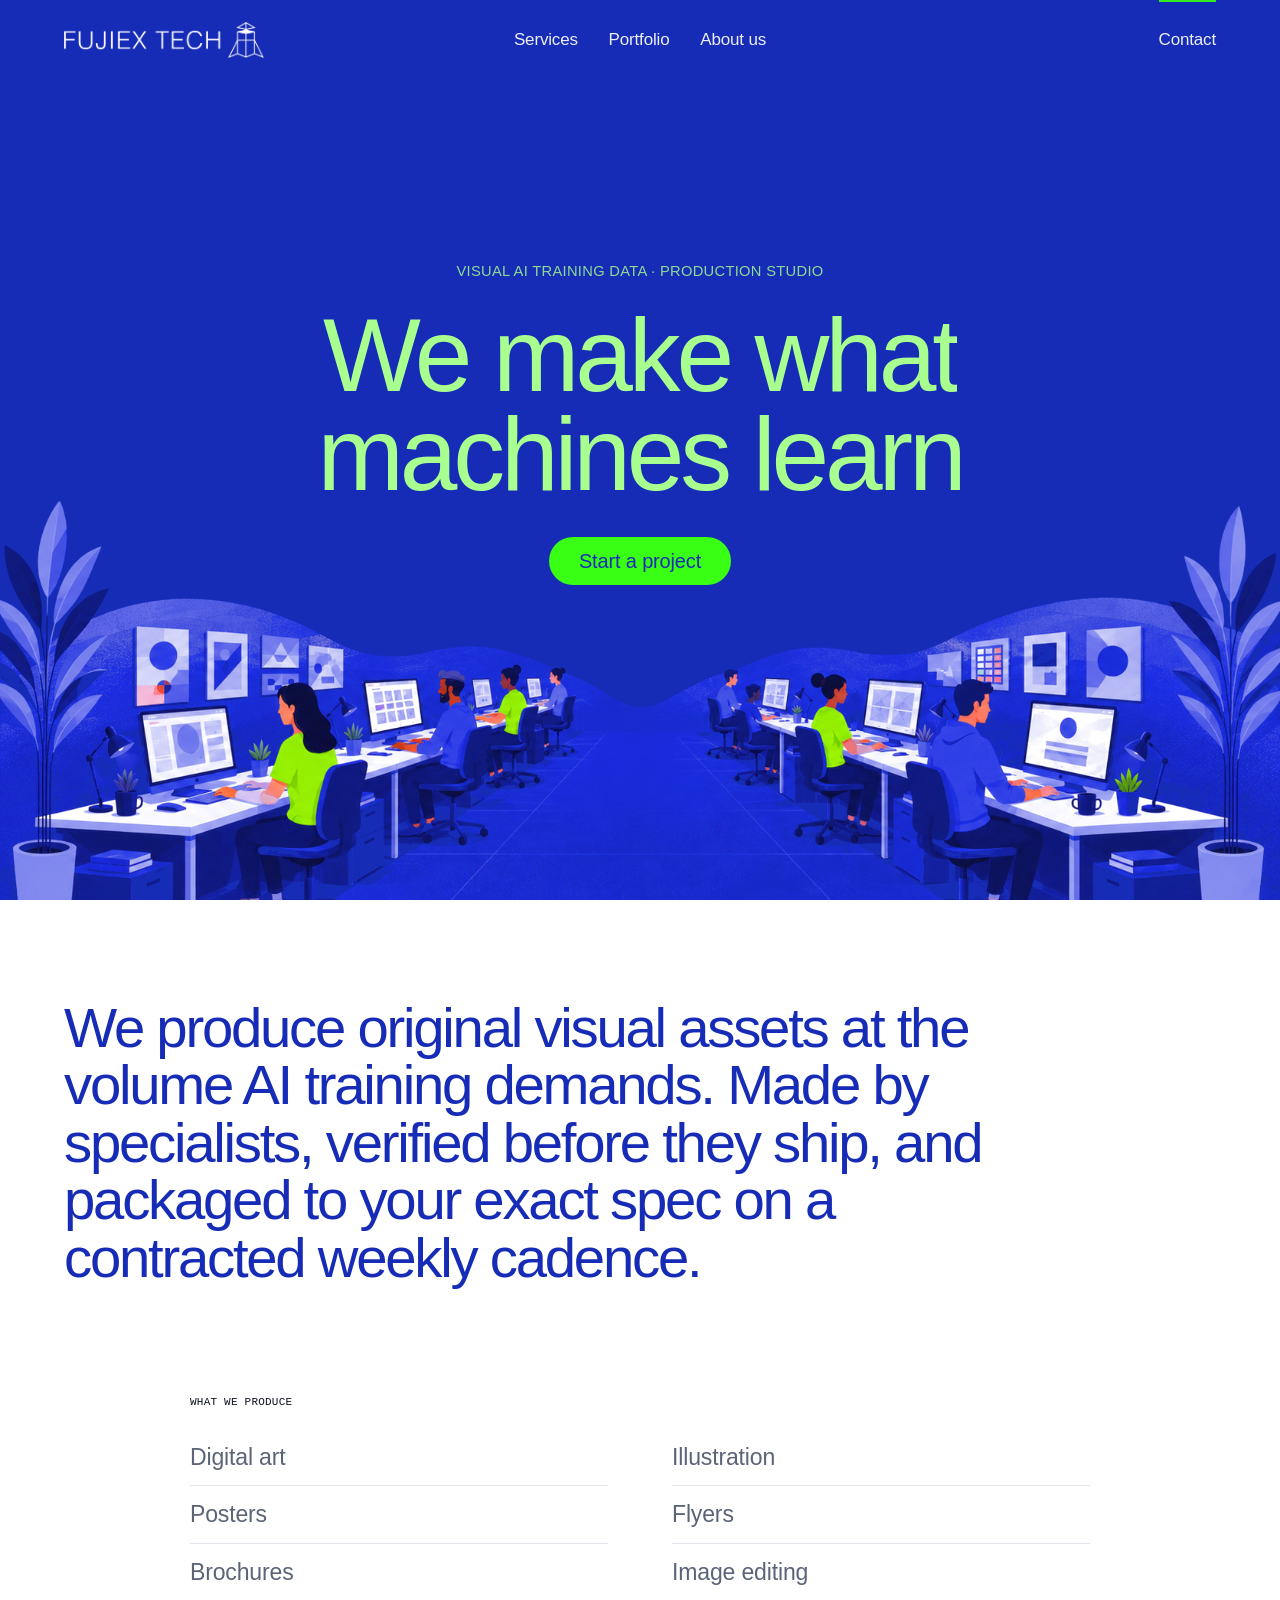
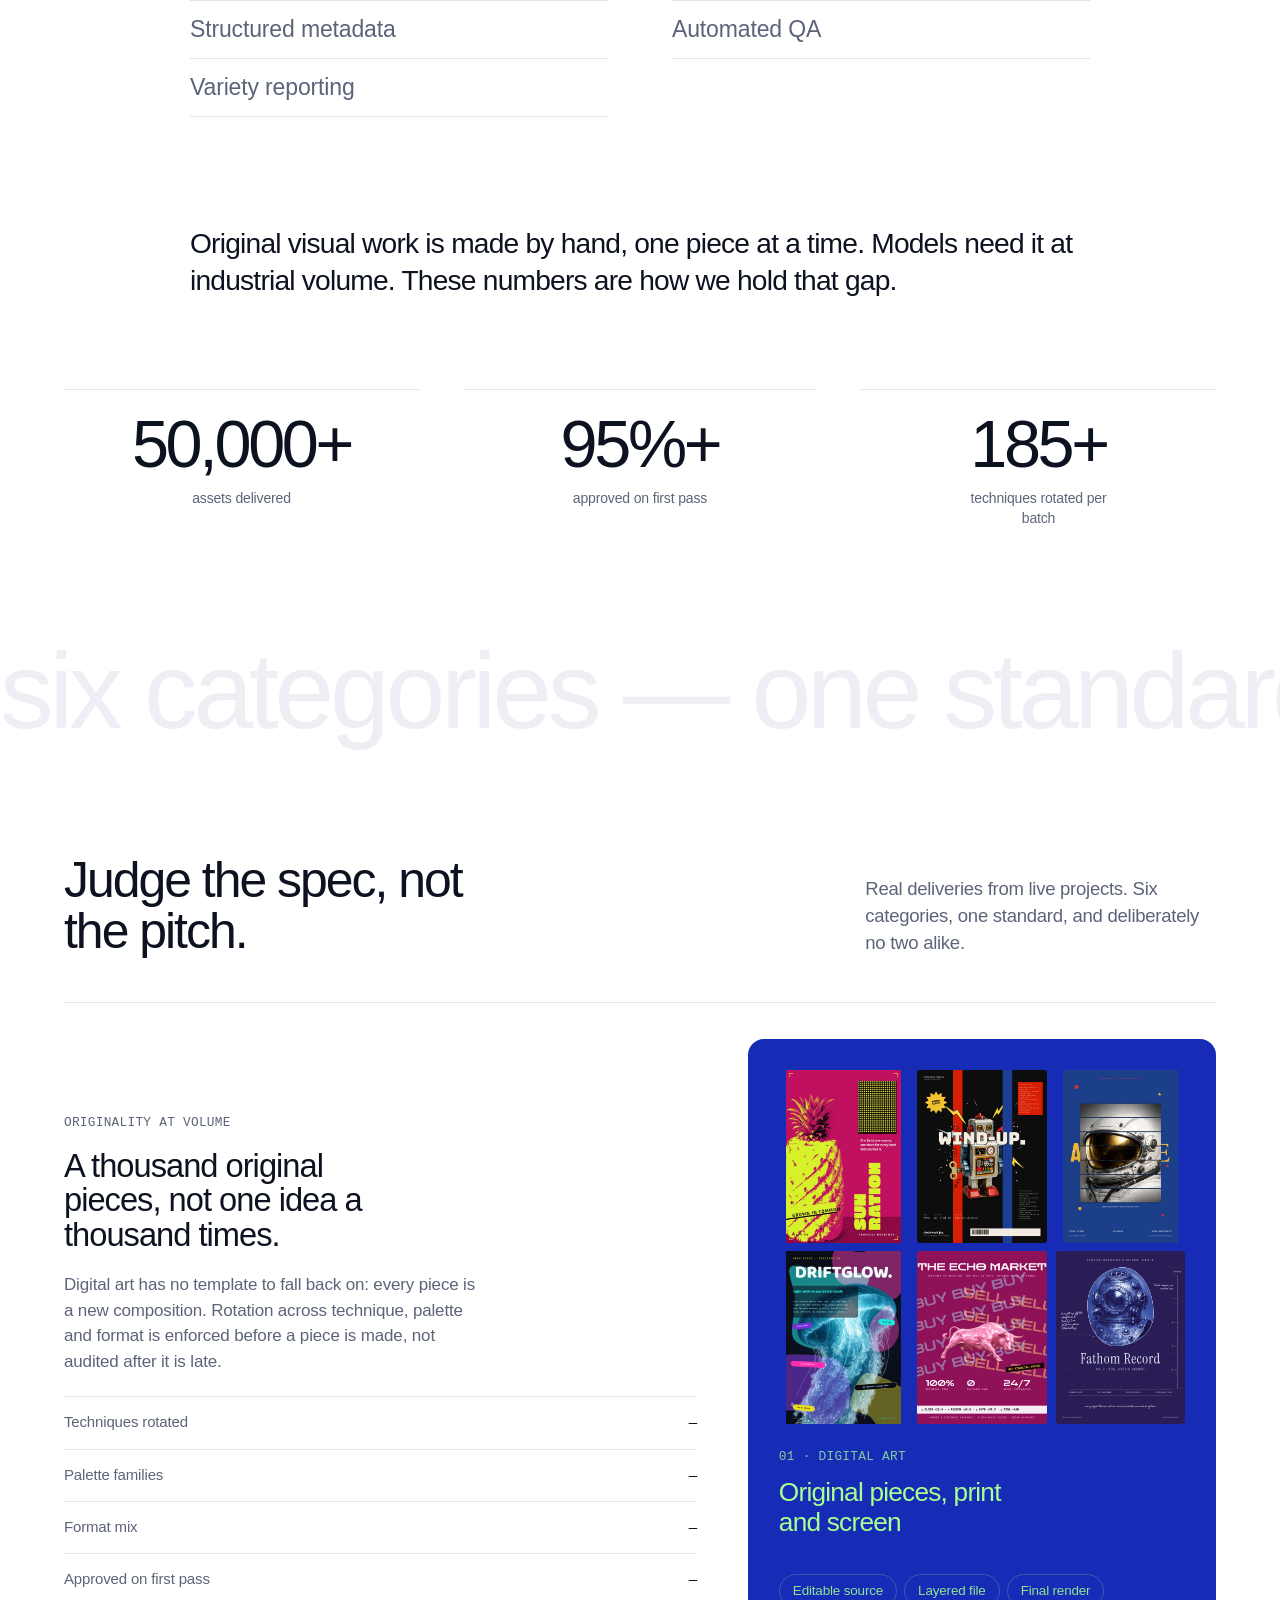
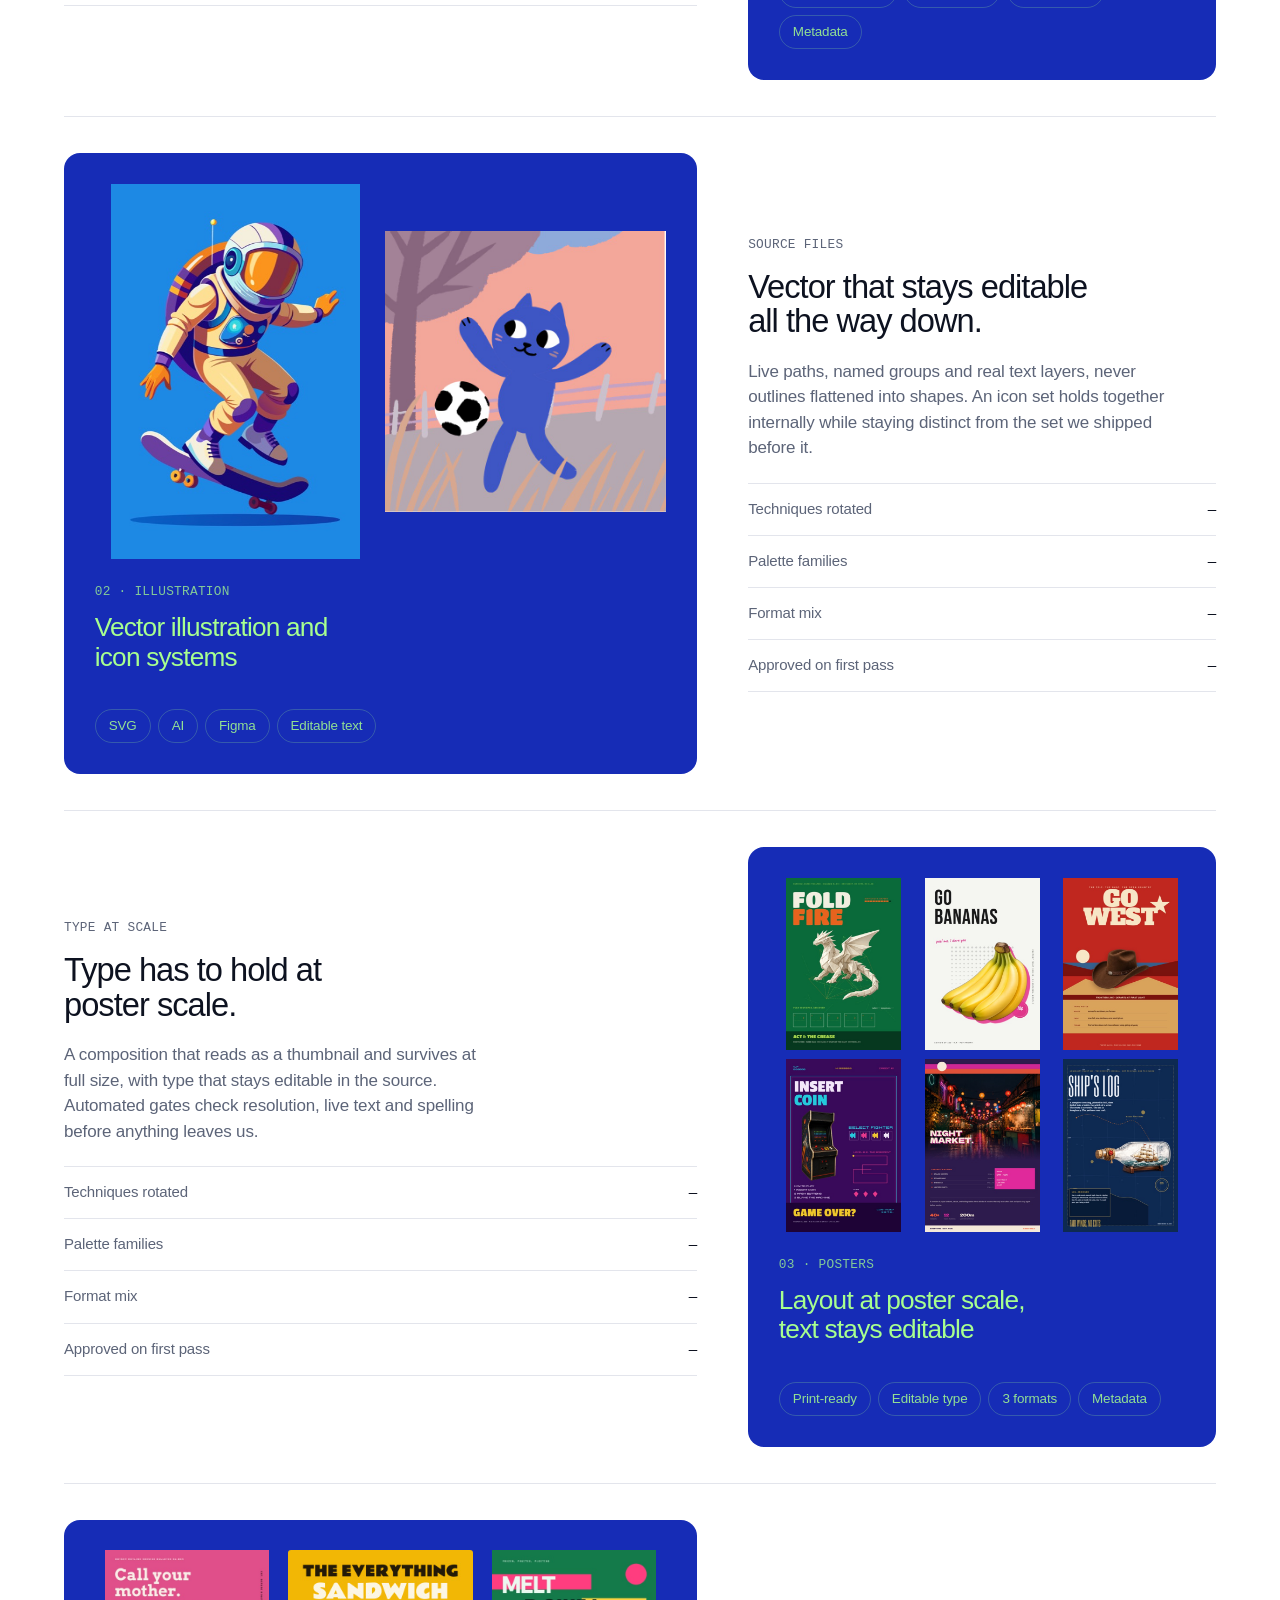
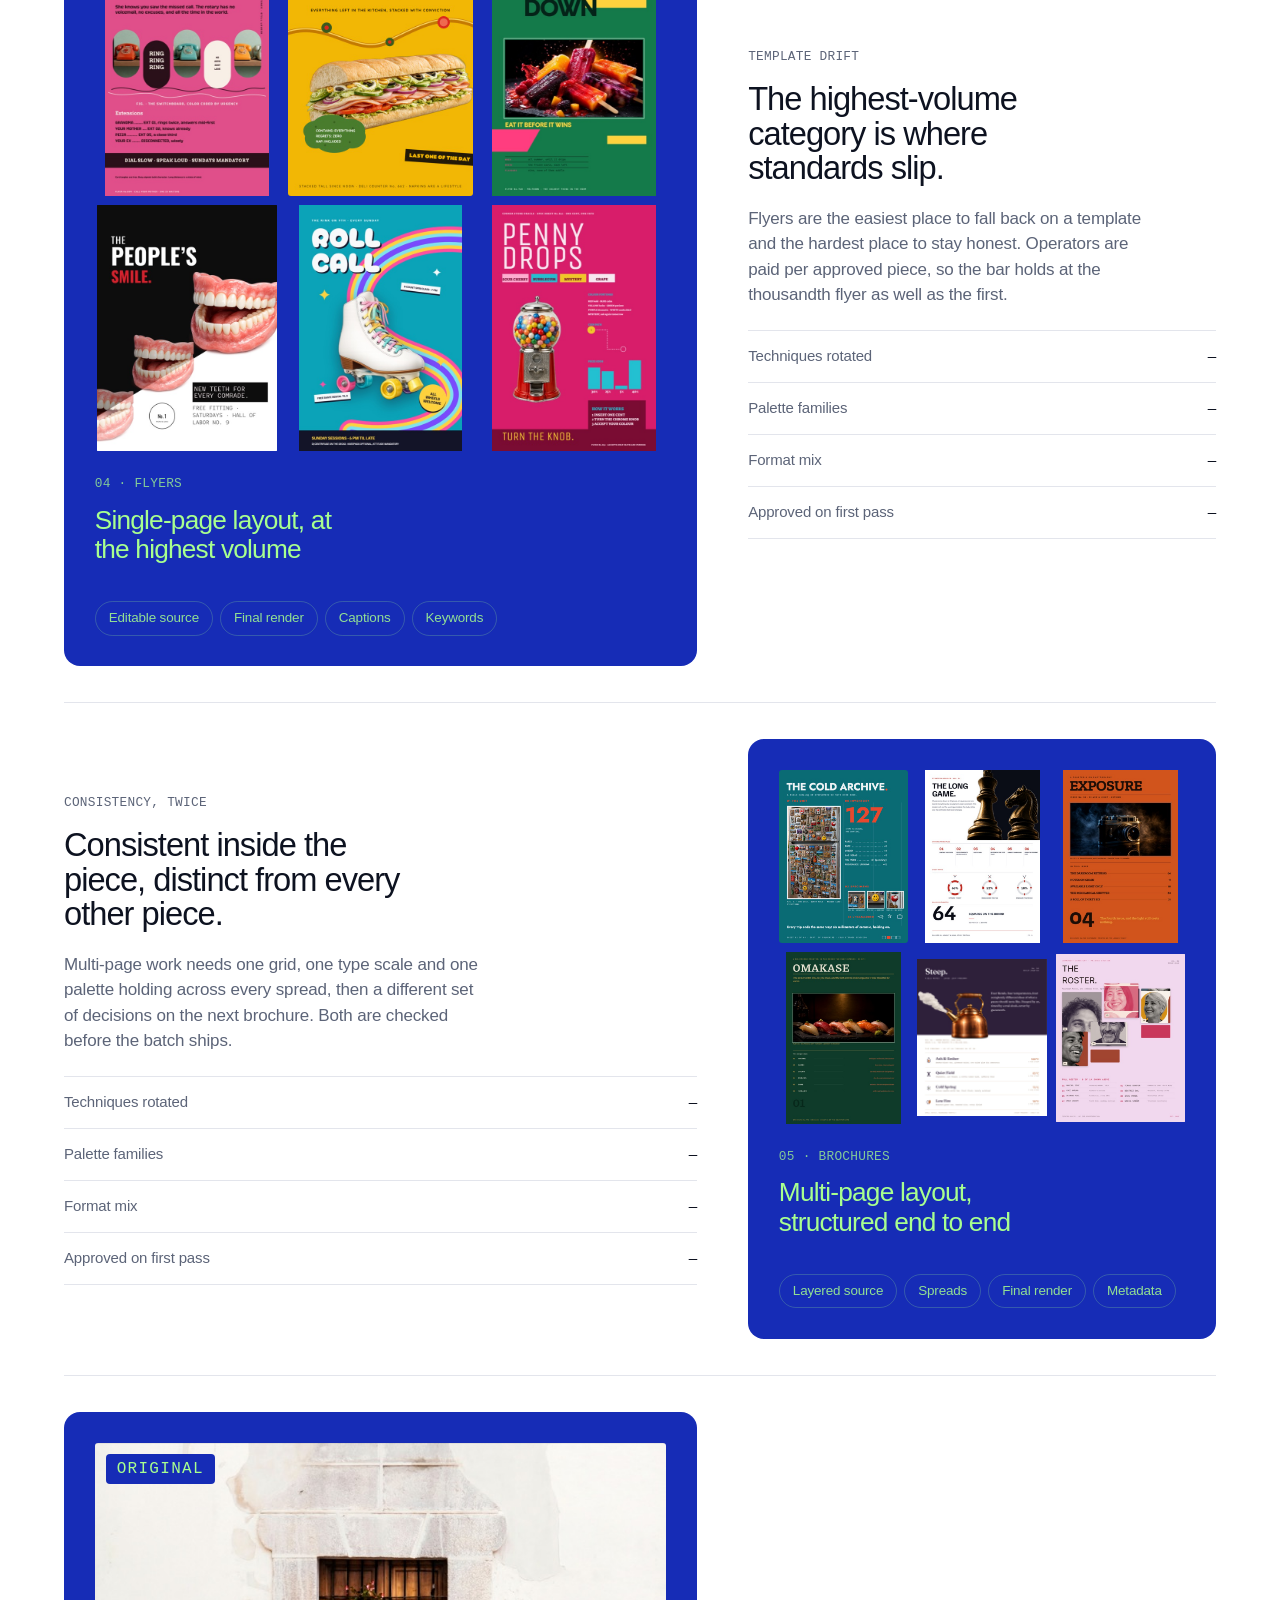
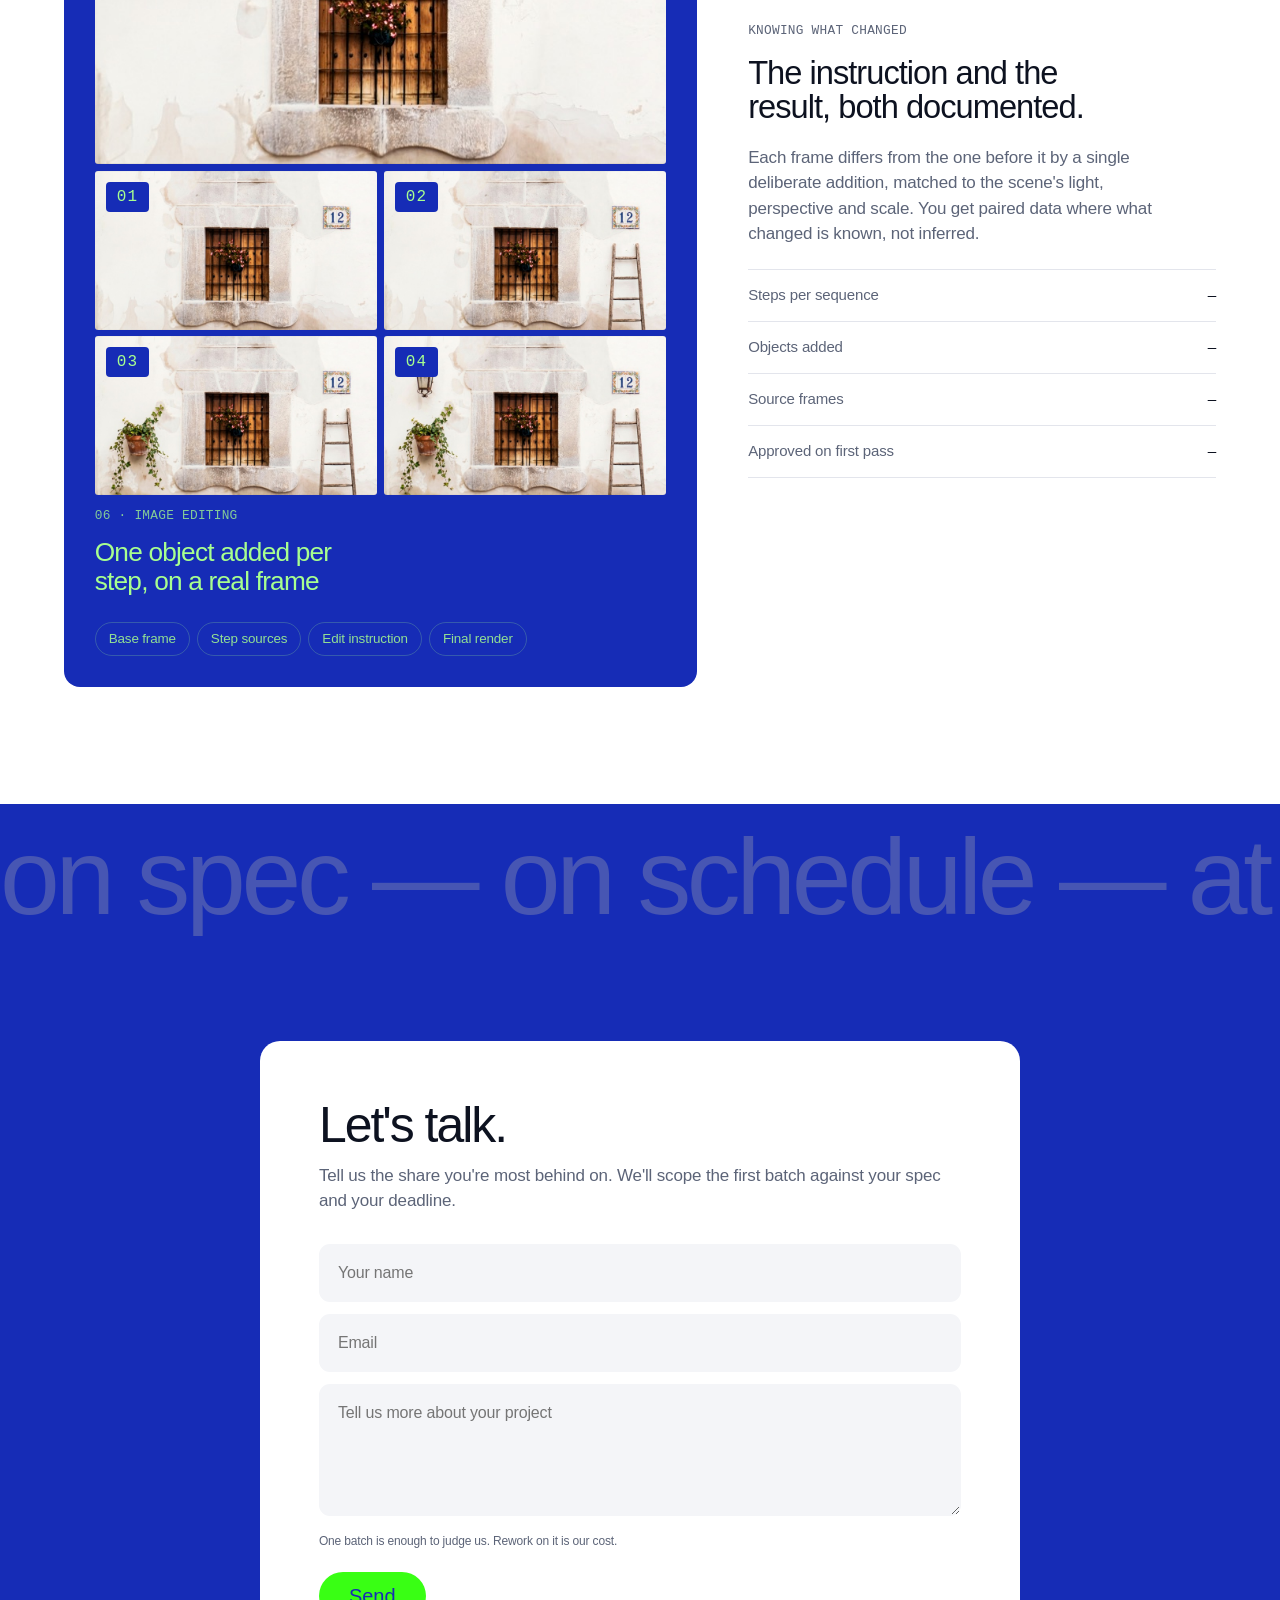
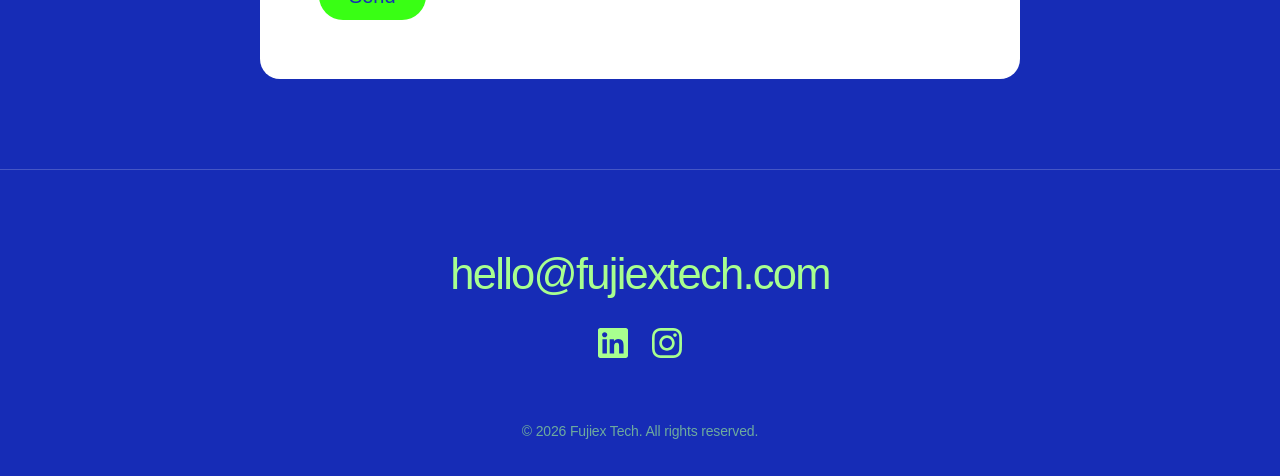
<file: index.html>
<!DOCTYPE html><html lang="en"><head>
<meta charset="UTF-8"><meta name="viewport" content="width=device-width,initial-scale=1">
<title>Fujiex · Production capacity for visual AI training data</title>
<meta name="description" content="Original visual assets produced at the volume AI training demands. Verified before they ship and packaged to your exact spec.">
<meta name="theme-color" content="#162CB6">
<!-- cartão de link: sem estas tags o preview vem só com título e domínio -->
<meta property="og:type" content="website">
<meta property="og:url" content="https://fujiextech.com/">
<meta property="og:title" content="Fujiex · Production capacity for visual AI training data">
<meta property="og:description" content="Original visual assets produced at the volume AI training demands. Verified before they ship and packaged to your exact spec.">
<meta property="og:image" content="https://fujiextech.com/img/og-card.jpg">
<meta property="og:image:width" content="1200">
<meta property="og:image:height" content="630">
<meta property="og:site_name" content="Fujiex">
<meta name="twitter:card" content="summary_large_image">
<!-- data URI: favicon de arquivo local (file://) não é exibido pelo Safari.
     embutido, funciona local e publicado. os arquivos abaixo servem de fallback. -->
<link rel="icon" type="image/png" sizes="32x32" href="[data-uri]">
<link rel="icon" type="image/png" sizes="512x512" href="img/favicon-512.png">
<link rel="apple-touch-icon" sizes="180x180" href="img/favicon-180.png">
<link rel="stylesheet" href="css/site.css"></head><body>

<!-- ============================ NAV FIXA ============================ -->
<nav id="nav"><div class="c nav-in">
  <a class="brand" href="index.html" aria-label="Fujiex Tech">
    <img src="img/logo-branco.png" alt="Fujiex Tech">
  </a>
  <div class="nav-c">
    <a href="#what">Services</a>
    <a href="#work">Portfolio</a>
    <a href="about.html">About us</a>
  </div>
  <div class="nav-r"><a href="#talk">Contact</a></div>
</div></nav>

<!-- ============================ HERO ============================ -->
<header class="hero">
  

  <div class="hero-in">
    <div class="mask mask-eb"><div class="eb up">Visual AI training data · production studio</div></div>
    <h1><span class="mask"><span class="up">We make what</span></span><span class="mask"><span class="up"><em>machines learn</em></span></span></h1>
    <span class="pill-in up"><a class="pill" href="#talk">Start a project</a></span>
  </div>
</header>

<!-- ==================== POSICIONAMENTO ==================== -->
<section class="pos" id="what"><div class="c">
  <h2 class="rv">We produce original visual assets at the volume AI training demands. <em>Made by specialists, verified before they ship, and packaged to your exact spec on a contracted weekly&nbsp;cadence.</em></h2>
  <div class="caps rv">
    <div class="lbl">What we produce</div>
    <a href="#work">Digital art</a>
    <a href="#work">Illustration</a>
    <a href="#work">Posters</a>
    <a href="#work">Flyers</a>
    <a href="#work">Brochures</a>
    <a href="#work">Image editing</a>
    <a href="#work">Structured metadata</a>
    <a href="#work">Automated QA</a>
    <a href="#work">Variety reporting</a>
  </div>
</div></section>

<!-- ==================== AUTORIDADE + NÚMEROS ==================== -->
<section class="auth" id="proof"><div class="c">
  <p class="rv">Original visual work is made by hand, one piece at a time. Models need it at industrial volume. These numbers are how we&nbsp;hold&nbsp;that&nbsp;gap.</p>
  <div class="nums rv">
    <div><b data-n="50000" data-suf="+" data-sep="1">0</b><span>assets delivered</span></div>
    <div><b data-n="95" data-suf="%+">0</b><span>approved on first pass</span></div>
    <div><b data-n="185" data-suf="+">0</b><span>techniques rotated per batch</span></div>
  </div>
</div></section>

<div class="mq light" aria-hidden="true"><div class="mq-t">six categories — one standard — measured variety — six categories — one standard — measured variety — </div></div>

<!-- ==================== CATEGORIAS ==================== -->
<section class="work" id="work"><div class="c">
  <div class="work-h rv">
    <h2>Judge the spec, not the pitch.</h2>
    <p>Real deliveries from live projects. Six categories, one standard, and deliberately no two alike.</p>
  </div>

  <!-- 01 -->
  <article class="case rv">
    <div class="case-art">
      <div class="ca-grid"><img src="img/portfolio/digitalart/digitalart-1.jpg" alt="" loading="lazy"><img src="img/portfolio/digitalart/digitalart-2.jpg" alt="" loading="lazy"><img src="img/portfolio/digitalart/digitalart-3.jpg" alt="" loading="lazy"><img src="img/portfolio/digitalart/digitalart-4.jpg" alt="" loading="lazy"><img src="img/portfolio/digitalart/digitalart-5.jpg" alt="" loading="lazy"><img src="img/portfolio/digitalart/digitalart-6.jpg" alt="" loading="lazy"></div>
      <div><div class="lbl">01 · Digital art</div><h3>Original pieces, print and screen</h3></div>
      <div><div class="ships"><span>Editable source</span><span>Layered file</span><span>Final render</span><span>Metadata</span></div></div>
    </div>
    <div class="case-side">
      <div class="lbl">Originality at volume</div>
      <h3>A thousand original pieces, not one idea a thousand times.</h3>
      <p>Digital art has no template to fall back on: every piece is a new composition. Rotation across technique, palette and format is enforced before a piece is made, not audited after it is late.</p>
      <div class="meas">
        <div><span>Techniques rotated</span><b>—</b></div>
        <div><span>Palette families</span><b>—</b></div>
        <div><span>Format mix</span><b>—</b></div>
        <div><span>Approved on first pass</span><b>—</b></div>
      </div>
    </div>
  </article>

  <!-- 02 -->
  <article class="case rv">
    <div class="case-art">
      <div class="ca-grid ca-2"><img src="img/portfolio/illustration/illustration-1.jpg" alt="" loading="lazy"><img src="img/portfolio/illustration/illustration-2.jpg" alt="" loading="lazy"></div>
      <div><div class="lbl">02 · Illustration</div><h3>Vector illustration and icon systems</h3></div>
      <div><div class="ships"><span>SVG</span><span>AI</span><span>Figma</span><span>Editable text</span></div></div>
    </div>
    <div class="case-side">
      <div class="lbl">Source files</div>
      <h3>Vector that stays editable all the way down.</h3>
      <p>Live paths, named groups and real text layers, never outlines flattened into shapes. An icon set holds together internally while staying distinct from the set we shipped before it.</p>
      <div class="meas">
        <div><span>Techniques rotated</span><b>—</b></div>
        <div><span>Palette families</span><b>—</b></div>
        <div><span>Format mix</span><b>—</b></div>
        <div><span>Approved on first pass</span><b>—</b></div>
      </div>
    </div>
  </article>

  <!-- 03 -->
  <article class="case rv">
    <div class="case-art">
      <div class="ca-grid"><img src="img/portfolio/poster/poster-1.jpg" alt="" loading="lazy"><img src="img/portfolio/poster/poster-2.jpg" alt="" loading="lazy"><img src="img/portfolio/poster/poster-3.jpg" alt="" loading="lazy"><img src="img/portfolio/poster/poster-4.jpg" alt="" loading="lazy"><img src="img/portfolio/poster/poster-5.jpg" alt="" loading="lazy"><img src="img/portfolio/poster/poster-6.jpg" alt="" loading="lazy"></div>
      <div><div class="lbl">03 · Posters</div><h3>Layout at poster scale, text stays editable</h3></div>
      <div><div class="ships"><span>Print-ready</span><span>Editable type</span><span>3 formats</span><span>Metadata</span></div></div>
    </div>
    <div class="case-side">
      <div class="lbl">Type at scale</div>
      <h3>Type has to hold at poster scale.</h3>
      <p>A composition that reads as a thumbnail and survives at full size, with type that stays editable in the source. Automated gates check resolution, live text and spelling before anything leaves us.</p>
      <div class="meas">
        <div><span>Techniques rotated</span><b>—</b></div>
        <div><span>Palette families</span><b>—</b></div>
        <div><span>Format mix</span><b>—</b></div>
        <div><span>Approved on first pass</span><b>—</b></div>
      </div>
    </div>
  </article>

  <!-- 04 -->
  <article class="case rv">
    <div class="case-art">
      <div class="ca-grid"><img src="img/portfolio/flyer/flyer-1.jpg" alt="" loading="lazy"><img src="img/portfolio/flyer/flyer-2.jpg" alt="" loading="lazy"><img src="img/portfolio/flyer/flyer-3.jpg" alt="" loading="lazy"><img src="img/portfolio/flyer/flyer-4.jpg" alt="" loading="lazy"><img src="img/portfolio/flyer/flyer-5.jpg" alt="" loading="lazy"><img src="img/portfolio/flyer/flyer-6.jpg" alt="" loading="lazy"></div>
      <div><div class="lbl">04 · Flyers</div><h3>Single-page layout, at the highest volume</h3></div>
      <div><div class="ships"><span>Editable source</span><span>Final render</span><span>Captions</span><span>Keywords</span></div></div>
    </div>
    <div class="case-side">
      <div class="lbl">Template drift</div>
      <h3>The highest-volume category is where standards slip.</h3>
      <p>Flyers are the easiest place to fall back on a template and the hardest place to stay honest. Operators are paid per approved piece, so the bar holds at the thousandth flyer as well as the first.</p>
      <div class="meas">
        <div><span>Techniques rotated</span><b>—</b></div>
        <div><span>Palette families</span><b>—</b></div>
        <div><span>Format mix</span><b>—</b></div>
        <div><span>Approved on first pass</span><b>—</b></div>
      </div>
    </div>
  </article>

  <!-- 05 -->
  <article class="case rv">
    <div class="case-art">
      <div class="ca-grid"><img src="img/portfolio/brochure/brochure-1.jpg" alt="" loading="lazy"><img src="img/portfolio/brochure/brochure-2.jpg" alt="" loading="lazy"><img src="img/portfolio/brochure/brochure-3.jpg" alt="" loading="lazy"><img src="img/portfolio/brochure/brochure-4.jpg" alt="" loading="lazy"><img src="img/portfolio/brochure/brochure-5.jpg" alt="" loading="lazy"><img src="img/portfolio/brochure/brochure-6.jpg" alt="" loading="lazy"></div>
      <div><div class="lbl">05 · Brochures</div><h3>Multi-page layout, structured end to end</h3></div>
      <div><div class="ships"><span>Layered source</span><span>Spreads</span><span>Final render</span><span>Metadata</span></div></div>
    </div>
    <div class="case-side">
      <div class="lbl">Consistency, twice</div>
      <h3>Consistent inside the piece, distinct from every other piece.</h3>
      <p>Multi-page work needs one grid, one type scale and one palette holding across every spread, then a different set of decisions on the next brochure. Both are checked before the batch ships.</p>
      <div class="meas">
        <div><span>Techniques rotated</span><b>—</b></div>
        <div><span>Palette families</span><b>—</b></div>
        <div><span>Format mix</span><b>—</b></div>
        <div><span>Approved on first pass</span><b>—</b></div>
      </div>
    </div>
  </article>
  <!-- 06 -->
  <article class="case rv">
    <div class="case-art is-seq">
      <div class="ca-grid ca-seq"><figure><img src="img/portfolio/imageedit/seq-0.jpg" alt="" loading="lazy"><b>ORIGINAL</b></figure><figure><img src="img/portfolio/imageedit/seq-1.jpg" alt="" loading="lazy"><b>01</b></figure><figure><img src="img/portfolio/imageedit/seq-2.jpg" alt="" loading="lazy"><b>02</b></figure><figure><img src="img/portfolio/imageedit/seq-3.jpg" alt="" loading="lazy"><b>03</b></figure><figure><img src="img/portfolio/imageedit/seq-4.jpg" alt="" loading="lazy"><b>04</b></figure></div>
      <div><div class="lbl">06 · Image editing</div><h3>One object added per step, on a real frame</h3></div>
      <div><div class="ships"><span>Base frame</span><span>Step sources</span><span>Edit instruction</span><span>Final render</span></div></div>
    </div>
    <div class="case-side">
      <div class="lbl">Knowing what changed</div>
      <h3>The instruction and the result, both documented.</h3>
      <p>Each frame differs from the one before it by a single deliberate addition, matched to the scene's light, perspective and scale. You get paired data where what changed is known, not inferred.</p>
      <div class="meas">
        <div><span>Steps per sequence</span><b>—</b></div>
        <div><span>Objects added</span><b>—</b></div>
        <div><span>Source frames</span><b>—</b></div>
        <div><span>Approved on first pass</span><b>—</b></div>
      </div>
    </div>
  </article>

</div></section>

<div class="mq dark" aria-hidden="true"><div class="mq-t">on spec — on schedule — at scale — on spec — on schedule — at scale — </div></div>

<!-- ==================== FORM ==================== -->
<section class="talk" id="talk">
  
  <div class="c"><div class="talk-card rv">
    <h2>Let's talk.</h2>
    <p>Tell us the share you're most behind on. We'll scope the first batch against your spec and your deadline.</p>
    <form class="f" id="contact">
      <!-- assunto do e-mail que chega em hello@fujiextech.com -->
      <input type="hidden" name="_subject" value="New project enquiry via fujiextech.com">
      <input type="hidden" name="_template" value="table">
      <input type="hidden" name="_captcha" value="false">
      <!-- armadilha anti-spam: robô preenche, humano não vê -->
      <input type="text" name="_honey" tabindex="-1" autocomplete="off"
             style="position:absolute;left:-9999px" aria-hidden="true">
      <input type="text" name="name" placeholder="Your name" autocomplete="name" required>
      <input type="email" name="email" placeholder="Email" autocomplete="email" required>
      <textarea name="message" placeholder="Tell us more about your project" required></textarea>
      <p class="fine">One batch is enough to judge us. Rework on it is our cost.</p>
      <p class="err">Something went wrong. Write us at hello@fujiextech.com instead.</p>
      <button type="submit">Send</button>
    </form>
    <div class="talk-done">
      <h3>Thanks. We're on it.</h3>
      <p>We read every message ourselves and reply within one business day, in your time zone.</p>
    </div>
  </div></div>
</section>

<!-- ==================== FOOTER ==================== -->
<footer><div class="c">
  <div class="f-top">
    <a class="mail" href="mailto:hello@fujiextech.com">hello@fujiextech.com</a>
    <div class="social">
      <a href="https://www.linkedin.com/company/fujiex-tech" target="_blank" rel="noopener" aria-label="Fujiex Tech no LinkedIn"><svg viewBox="0 0 24 24" aria-hidden="true"><path d="M20.447 20.452h-3.554v-5.569c0-1.328-.027-3.037-1.852-3.037-1.853 0-2.136 1.445-2.136 2.939v5.667H9.351V9h3.414v1.561h.046c.477-.9 1.637-1.85 3.37-1.85 3.601 0 4.267 2.37 4.267 5.455v6.286zM5.337 7.433c-1.144 0-2.063-.926-2.063-2.065 0-1.138.92-2.063 2.063-2.063 1.14 0 2.064.925 2.064 2.063 0 1.139-.925 2.065-2.064 2.065zm1.782 13.019H3.555V9h3.564v11.452zM22.225 0H1.771C.792 0 0 .774 0 1.729v20.542C0 23.227.792 24 1.771 24h20.451C23.2 24 24 23.227 24 22.271V1.729C24 .774 23.2 0 22.222 0h.003z"/></svg></a>
      <a href="https://www.instagram.com/fujiex.tech/" target="_blank" rel="noopener" aria-label="Fujiex Tech no Instagram"><svg viewBox="0 0 24 24" aria-hidden="true"><path d="M12 0C8.74 0 8.333.015 7.053.072 5.775.132 4.905.333 4.14.63c-.789.306-1.459.717-2.126 1.384S.935 3.35.63 4.14C.333 4.905.131 5.775.072 7.053.012 8.333 0 8.74 0 12s.015 3.667.072 4.947c.06 1.277.261 2.148.558 2.913.306.788.717 1.459 1.384 2.126.667.666 1.336 1.079 2.126 1.384.766.296 1.636.499 2.913.558C8.333 23.988 8.74 24 12 24s3.667-.015 4.947-.072c1.277-.06 2.148-.262 2.913-.558.788-.306 1.459-.718 2.126-1.384.666-.667 1.079-1.335 1.384-2.126.296-.765.499-1.636.558-2.913.06-1.28.072-1.687.072-4.947s-.015-3.667-.072-4.947c-.06-1.277-.262-2.149-.558-2.913-.306-.789-.718-1.459-1.384-2.126C21.319 1.347 20.651.935 19.86.63c-.765-.297-1.636-.499-2.913-.558C15.667.012 15.26 0 12 0zm0 2.16c3.203 0 3.585.016 4.85.071 1.17.055 1.805.249 2.227.415.562.217.96.477 1.382.896.419.42.679.819.896 1.381.164.422.36 1.057.413 2.227.057 1.266.07 1.646.07 4.85s-.015 3.585-.074 4.85c-.061 1.17-.256 1.805-.421 2.227-.224.562-.479.96-.899 1.382-.419.419-.824.679-1.38.896-.42.164-1.065.36-2.235.413-1.274.057-1.649.07-4.859.07-3.211 0-3.586-.015-4.859-.074-1.171-.061-1.816-.256-2.236-.421-.569-.224-.96-.479-1.379-.899-.421-.419-.69-.824-.9-1.38-.165-.42-.359-1.065-.42-2.235-.045-1.26-.061-1.649-.061-4.844 0-3.196.016-3.586.061-4.861.061-1.17.255-1.814.42-2.234.21-.57.479-.96.9-1.381.419-.419.81-.689 1.379-.898.42-.166 1.051-.361 2.221-.421 1.275-.045 1.65-.06 4.859-.06l.045.03zm0 3.678c-3.405 0-6.162 2.76-6.162 6.162 0 3.405 2.76 6.162 6.162 6.162 3.405 0 6.162-2.76 6.162-6.162 0-3.405-2.76-6.162-6.162-6.162zM12 16c-2.21 0-4-1.79-4-4s1.79-4 4-4 4 1.79 4 4-1.79 4-4 4zm7.846-10.405c0 .795-.646 1.44-1.44 1.44-.795 0-1.44-.646-1.44-1.44 0-.794.646-1.439 1.44-1.439.793-.001 1.439.645 1.439 1.439z"/></svg></a>
    </div>
  </div>
  <div class="f-bot">© 2026 Fujiex Tech. All rights reserved.</div>
</div></footer>

<script>
/* reveal on scroll */
var io=new IntersectionObserver(function(es){
  es.forEach(function(e){if(e.isIntersecting){e.target.classList.add('in');io.unobserve(e.target)}})
},{rootMargin:'0px 0px -8% 0px',threshold:.08});
document.querySelectorAll('.rv').forEach(function(el){io.observe(el)});

/* contador */
var reduce=matchMedia('(prefers-reduced-motion: reduce)').matches;
function fmt(v,sep){return sep?v.toLocaleString('en-US'):String(v)}
var co=new IntersectionObserver(function(es){
  es.forEach(function(e){
    if(!e.isIntersecting)return; co.unobserve(e.target);
    var el=e.target,to=+el.dataset.n,suf=el.dataset.suf||'',sep=el.dataset.sep;
    if(reduce){el.textContent=fmt(to,sep)+suf;return}
    var t0=performance.now(),d=1500;
    (function step(t){
      var p=Math.min((t-t0)/d,1), e2=1-Math.pow(1-p,3);
      el.textContent=fmt(Math.round(to*e2),sep)+suf;
      if(p<1)requestAnimationFrame(step);
    })(t0);
  })
},{threshold:.5});
document.querySelectorAll('[data-n]').forEach(function(el){co.observe(el)});

/* ===================== FORMULÁRIO =====================
   COLE AQUI o endpoint do Formspree (formspree.io/f/xxxxxxx).
   Enquanto estiver vazio, o formulário avisa e manda pro e-mail. */
var FORM_ENDPOINT = "https://formsubmit.co/ajax/hello@fujiextech.com";

(function(){
  var form=document.getElementById('contact'); if(!form)return;
  var card=form.closest('.talk-card'), btn=form.querySelector('button');
  form.addEventListener('submit',function(e){
    e.preventDefault();
    if(!FORM_ENDPOINT){ form.classList.add('has-error');
      form.querySelector('.err').textContent=
        'The form is not connected yet. Write us at hello@fujiextech.com.'; return }
    form.classList.remove('has-error');
    btn.disabled=true; btn.textContent='Sending…';
    fetch(FORM_ENDPOINT,{method:'POST',body:new FormData(form),
                         headers:{'Accept':'application/json'}})
      .then(function(r){ return r.json() })
      .then(function(d){
        if(String(d.success)!=='true') throw new Error(d.message||'fail');
        card.classList.add('done');
      })
      .catch(function(){
        form.classList.add('has-error');
        btn.disabled=false; btn.textContent='Send';
      });
  });
})();

/* barra do menu acompanha a seção visível */
(function(){
  var links=[].slice.call(document.querySelectorAll('.nav-c a[href^="#"],.nav-r a[href^="#"]'));
  var map=links.map(function(a){return {a:a,el:document.querySelector(a.getAttribute('href'))}})
               .filter(function(x){return x.el});
  if(!map.length)return;
  var spy=new IntersectionObserver(function(es){
    es.forEach(function(e){
      var hit=map.filter(function(x){return x.el===e.target})[0];
      if(hit&&e.isIntersecting){links.forEach(function(l){l.classList.remove('on')});hit.a.classList.add('on')}
    })
  },{rootMargin:'-45% 0px -50% 0px'});
  map.forEach(function(x){spy.observe(x.el)});
})();

/* marquee: duplica o texto pra emenda ficar invisível */
document.querySelectorAll('.mq-t').forEach(function(el){el.textContent=el.textContent.repeat(2)});

</script>
</body></html>
</file>
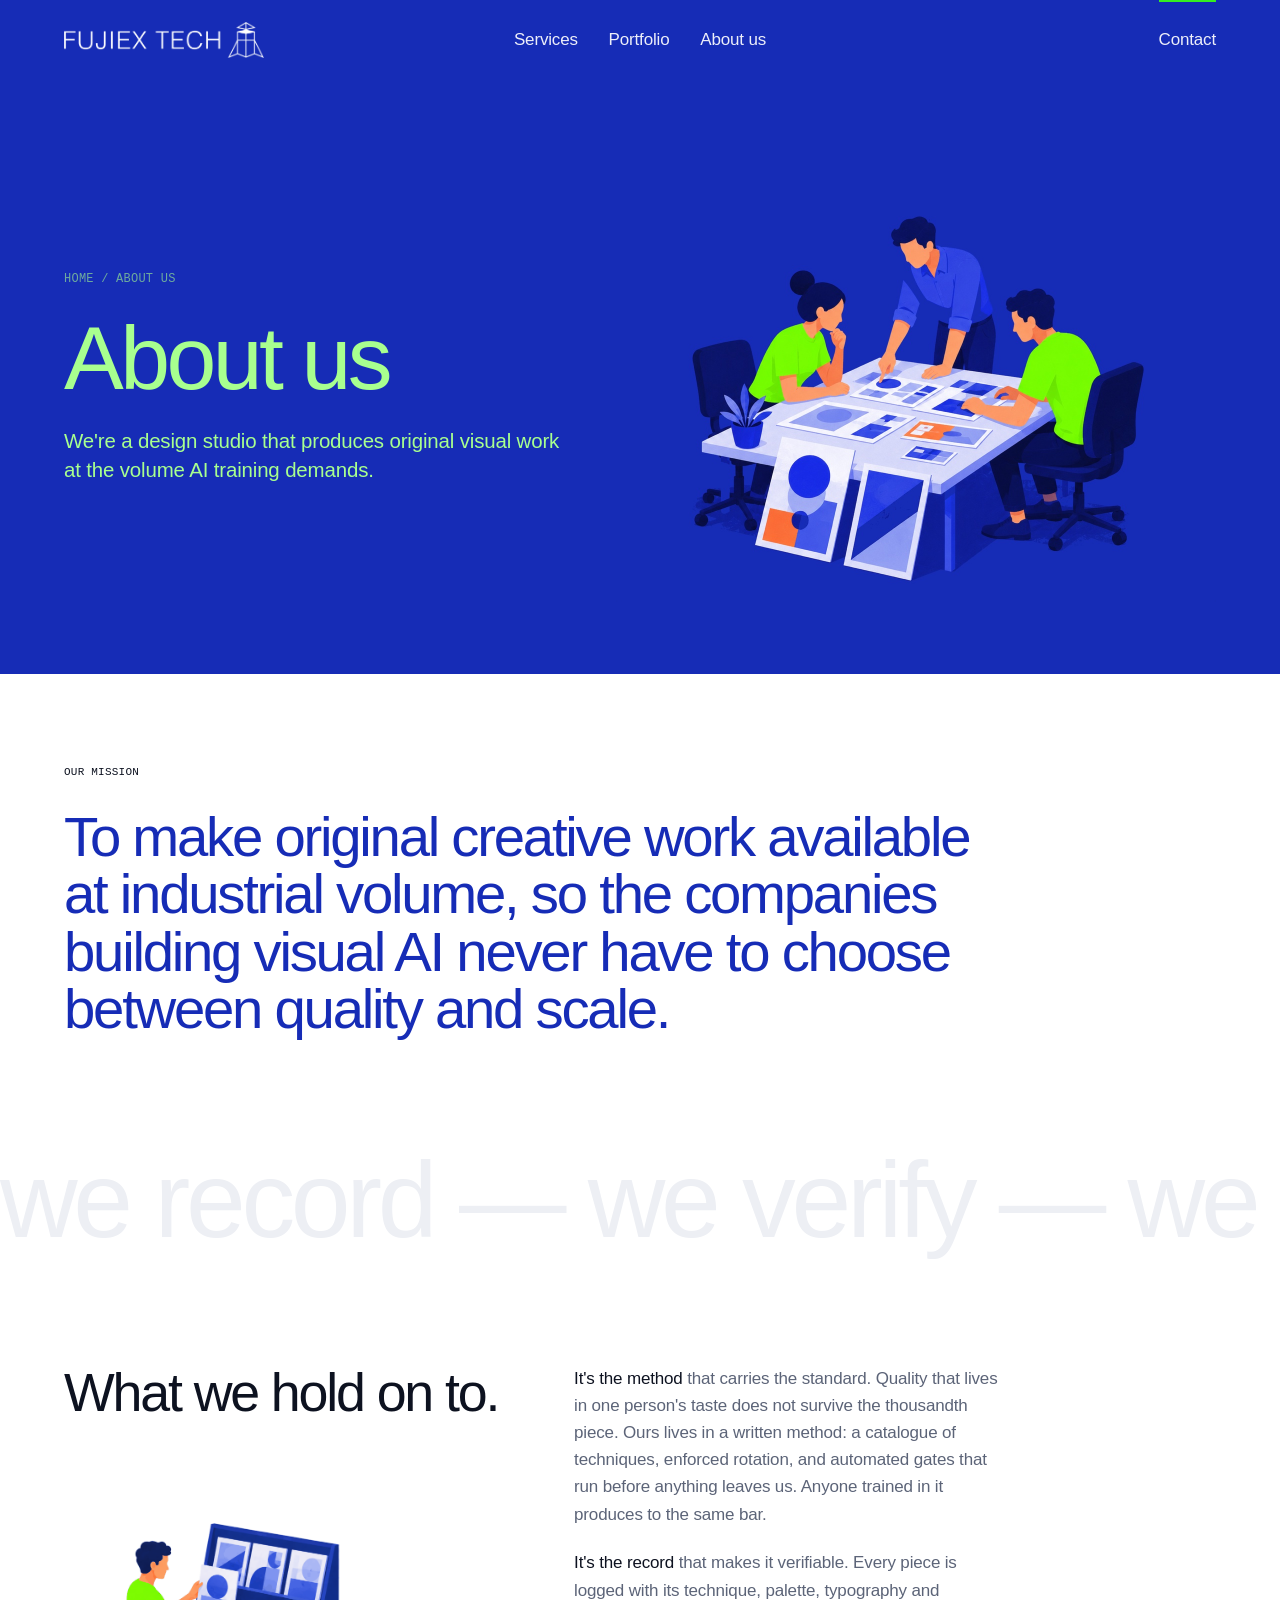
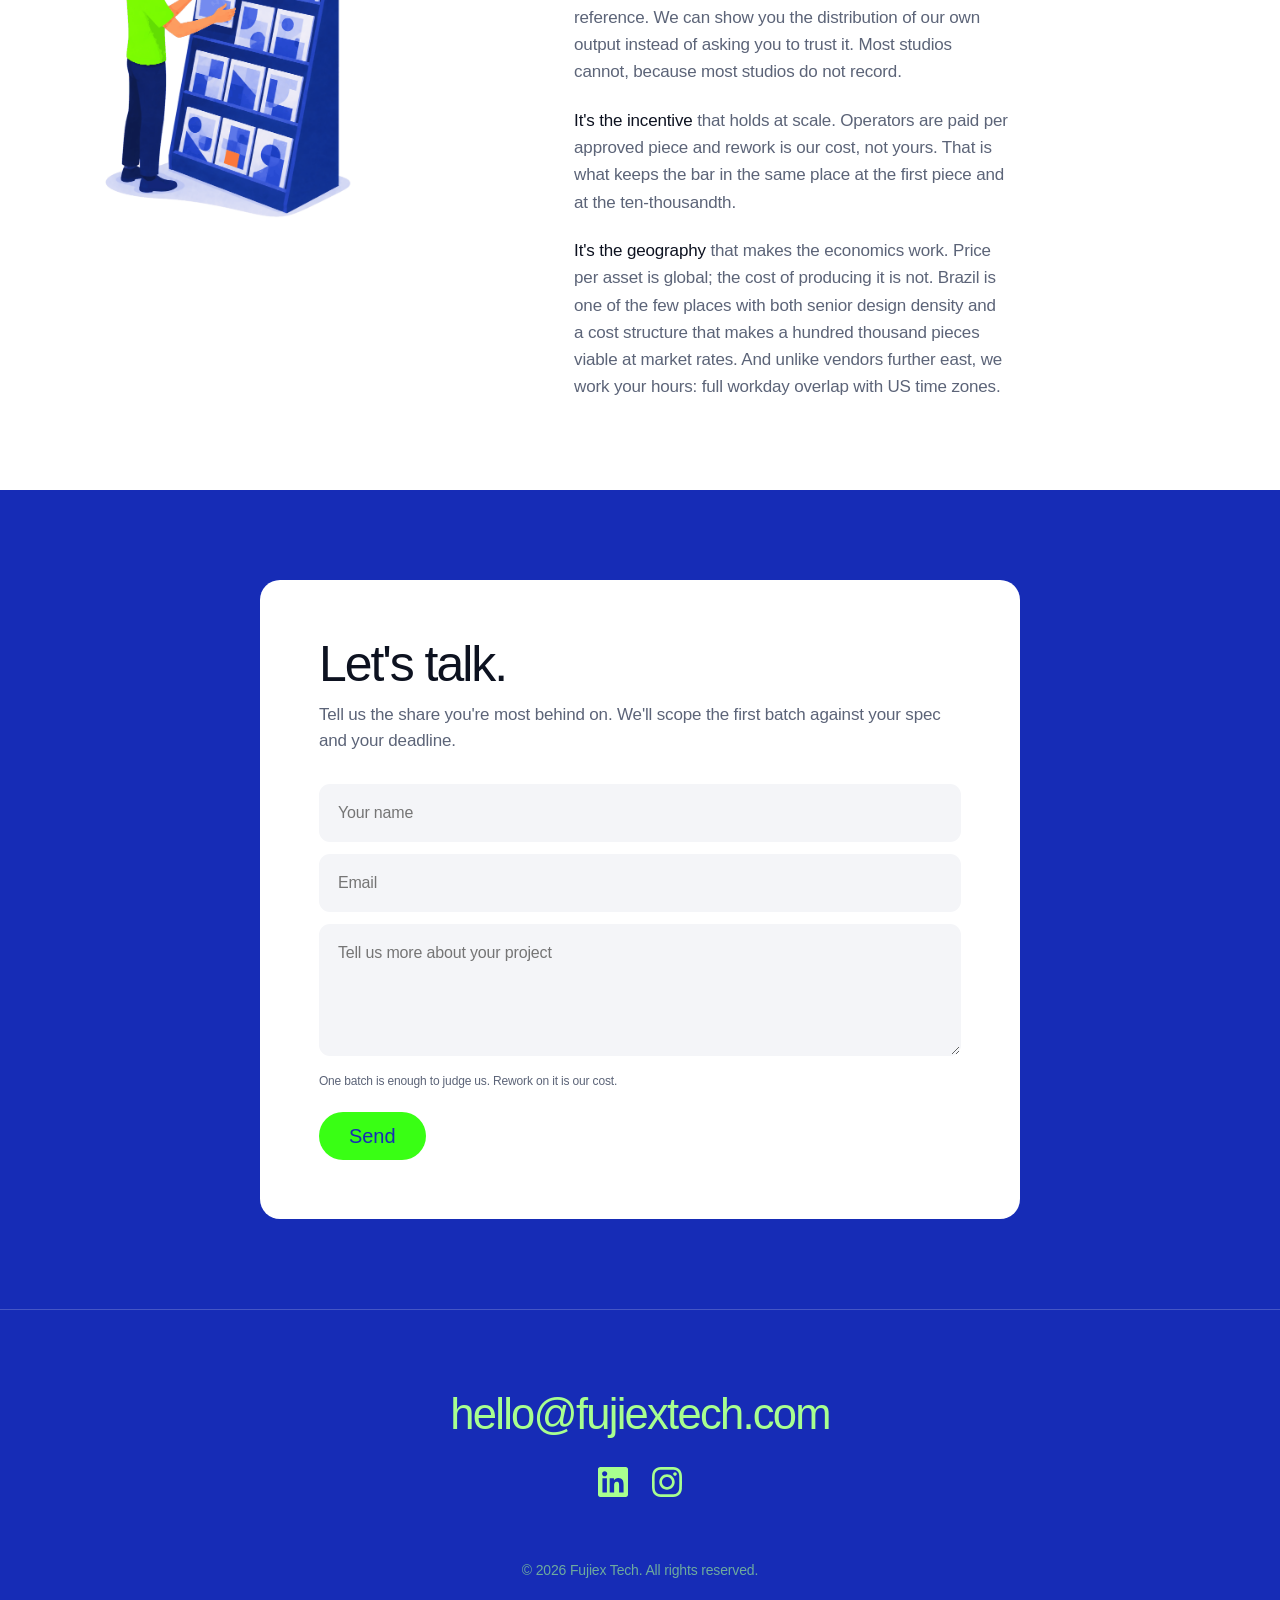
<file: about.html>
<!DOCTYPE html><html lang="en"><head>
<meta charset="UTF-8"><meta name="viewport" content="width=device-width,initial-scale=1">
<title>About Fujiex · A design studio built for volume</title>
<meta name="description" content="Method, record, incentive and geography: the four mechanisms that let us hold one standard across tens of thousands of pieces.">
<meta name="theme-color" content="#162CB6">
<!-- cartão de link: sem estas tags o preview vem só com título e domínio -->
<meta property="og:type" content="website">
<meta property="og:url" content="https://fujiextech.com/about">
<meta property="og:title" content="About Fujiex · A design studio built for volume">
<meta property="og:description" content="Method, record, incentive and geography: the four mechanisms that let us hold one standard across tens of thousands of pieces.">
<meta property="og:image" content="https://fujiextech.com/img/og-card.jpg">
<meta property="og:image:width" content="1200">
<meta property="og:image:height" content="630">
<meta property="og:site_name" content="Fujiex">
<meta name="twitter:card" content="summary_large_image">
<!-- data URI: favicon de arquivo local (file://) não é exibido pelo Safari.
     embutido, funciona local e publicado. os arquivos abaixo servem de fallback. -->
<link rel="icon" type="image/png" sizes="32x32" href="[data-uri]">
<link rel="icon" type="image/png" sizes="512x512" href="img/favicon-512.png">
<link rel="apple-touch-icon" sizes="180x180" href="img/favicon-180.png">
<link rel="stylesheet" href="css/site.css"></head><body>
<nav id="nav"><div class="c nav-in">
  <a class="brand" href="index.html" aria-label="Fujiex Tech">
    <img src="img/logo-branco.png" alt="Fujiex Tech">
  </a>
  <div class="nav-c">
    <a href="index.html#what">Services</a>
    <a href="index.html#work">Portfolio</a>
    <a href="about.html">About us</a>
  </div>
  <div class="nav-r"><a href="#talk">Contact</a></div>
</div></nav>

<header class="pg-head"><div class="c">
  <div class="pg-txt">
    <div class="up d1"><div class="crumb"><a href="index.html">Home</a> / About us</div></div>
    <h1 class="up d2">About us</h1>
    <p class="up d3">We're a design studio that produces original visual work at the volume AI training demands.</p>
  </div>
  <img class="up d4" src="img/about-team.jpg" alt="The three founders reviewing printed pieces around a table">
</div></header>

<section class="sec-light"><div class="c mission">
  <span class="lbl rv">Our mission</span>
  <h2 class="rv">To make original creative work available at industrial volume, so the companies building visual AI never have to choose between quality and scale.</h2>
</div></section>

<div class="mq light" aria-hidden="true"><div class="mq-t">we record — we verify — we deliver — we record — we verify — we deliver — </div></div>

<section class="creed-sec"><div class="c creed">
  <div class="creed-l">
    <h2 class="rv">What we hold on&nbsp;to.</h2>
    <img class="creed-art rv" src="img/about-record.png"
         alt="A designer filing one printed piece into an archive rack where every slot holds a different composition">
  </div>
  <div class="body rv">
    <p><b>It's the method</b> that carries the standard. Quality that lives in one person's taste does not survive the thousandth piece. Ours lives in a written method: a catalogue of techniques, enforced rotation, and automated gates that run before anything leaves us. Anyone trained in it produces to the same bar.</p>
    <p><b>It's the record</b> that makes it verifiable. Every piece is logged with its technique, palette, typography and reference. We can show you the distribution of our own output instead of asking you to trust it. Most studios cannot, because most studios do not record.</p>
    <p><b>It's the incentive</b> that holds at scale. Operators are paid per approved piece and rework is our cost, not yours. That is what keeps the bar in the same place at the first piece and at the ten-thousandth.</p>
    <p><b>It's the geography</b> that makes the economics work. Price per asset is global; the cost of producing it is not. Brazil is one of the few places with both senior design density and a cost structure that makes a hundred thousand pieces viable at market rates. And unlike vendors further east, we work your hours: full workday overlap with US time zones.</p>
  </div>
</div></section>

<section class="talk" id="talk">
  
  <div class="c"><div class="talk-card rv">
    <h2>Let's talk.</h2>
    <p>Tell us the share you're most behind on. We'll scope the first batch against your spec and your deadline.</p>
    <form class="f" id="contact">
      <!-- assunto do e-mail que chega em hello@fujiextech.com -->
      <input type="hidden" name="_subject" value="New project enquiry via fujiextech.com">
      <input type="hidden" name="_template" value="table">
      <input type="hidden" name="_captcha" value="false">
      <!-- armadilha anti-spam: robô preenche, humano não vê -->
      <input type="text" name="_honey" tabindex="-1" autocomplete="off"
             style="position:absolute;left:-9999px" aria-hidden="true">
      <input type="text" name="name" placeholder="Your name" autocomplete="name" required>
      <input type="email" name="email" placeholder="Email" autocomplete="email" required>
      <textarea name="message" placeholder="Tell us more about your project" required></textarea>
      <p class="fine">One batch is enough to judge us. Rework on it is our cost.</p>
      <p class="err">Something went wrong. Write us at hello@fujiextech.com instead.</p>
      <button type="submit">Send</button>
    </form>
    <div class="talk-done">
      <h3>Thanks. We're on it.</h3>
      <p>We read every message ourselves and reply within one business day, in your time zone.</p>
    </div>
  </div></div>
</section>

<footer><div class="c">
  <div class="f-top">
    <a class="mail" href="mailto:hello@fujiextech.com">hello@fujiextech.com</a>
    <div class="social">
      <a href="https://www.linkedin.com/company/fujiex-tech" target="_blank" rel="noopener" aria-label="Fujiex Tech no LinkedIn"><svg viewBox="0 0 24 24" aria-hidden="true"><path d="M20.447 20.452h-3.554v-5.569c0-1.328-.027-3.037-1.852-3.037-1.853 0-2.136 1.445-2.136 2.939v5.667H9.351V9h3.414v1.561h.046c.477-.9 1.637-1.85 3.37-1.85 3.601 0 4.267 2.37 4.267 5.455v6.286zM5.337 7.433c-1.144 0-2.063-.926-2.063-2.065 0-1.138.92-2.063 2.063-2.063 1.14 0 2.064.925 2.064 2.063 0 1.139-.925 2.065-2.064 2.065zm1.782 13.019H3.555V9h3.564v11.452zM22.225 0H1.771C.792 0 0 .774 0 1.729v20.542C0 23.227.792 24 1.771 24h20.451C23.2 24 24 23.227 24 22.271V1.729C24 .774 23.2 0 22.222 0h.003z"/></svg></a>
      <a href="https://www.instagram.com/fujiex.tech/" target="_blank" rel="noopener" aria-label="Fujiex Tech no Instagram"><svg viewBox="0 0 24 24" aria-hidden="true"><path d="M12 0C8.74 0 8.333.015 7.053.072 5.775.132 4.905.333 4.14.63c-.789.306-1.459.717-2.126 1.384S.935 3.35.63 4.14C.333 4.905.131 5.775.072 7.053.012 8.333 0 8.74 0 12s.015 3.667.072 4.947c.06 1.277.261 2.148.558 2.913.306.788.717 1.459 1.384 2.126.667.666 1.336 1.079 2.126 1.384.766.296 1.636.499 2.913.558C8.333 23.988 8.74 24 12 24s3.667-.015 4.947-.072c1.277-.06 2.148-.262 2.913-.558.788-.306 1.459-.718 2.126-1.384.666-.667 1.079-1.335 1.384-2.126.296-.765.499-1.636.558-2.913.06-1.28.072-1.687.072-4.947s-.015-3.667-.072-4.947c-.06-1.277-.262-2.149-.558-2.913-.306-.789-.718-1.459-1.384-2.126C21.319 1.347 20.651.935 19.86.63c-.765-.297-1.636-.499-2.913-.558C15.667.012 15.26 0 12 0zm0 2.16c3.203 0 3.585.016 4.85.071 1.17.055 1.805.249 2.227.415.562.217.96.477 1.382.896.419.42.679.819.896 1.381.164.422.36 1.057.413 2.227.057 1.266.07 1.646.07 4.85s-.015 3.585-.074 4.85c-.061 1.17-.256 1.805-.421 2.227-.224.562-.479.96-.899 1.382-.419.419-.824.679-1.38.896-.42.164-1.065.36-2.235.413-1.274.057-1.649.07-4.859.07-3.211 0-3.586-.015-4.859-.074-1.171-.061-1.816-.256-2.236-.421-.569-.224-.96-.479-1.379-.899-.421-.419-.69-.824-.9-1.38-.165-.42-.359-1.065-.42-2.235-.045-1.26-.061-1.649-.061-4.844 0-3.196.016-3.586.061-4.861.061-1.17.255-1.814.42-2.234.21-.57.479-.96.9-1.381.419-.419.81-.689 1.379-.898.42-.166 1.051-.361 2.221-.421 1.275-.045 1.65-.06 4.859-.06l.045.03zm0 3.678c-3.405 0-6.162 2.76-6.162 6.162 0 3.405 2.76 6.162 6.162 6.162 3.405 0 6.162-2.76 6.162-6.162 0-3.405-2.76-6.162-6.162-6.162zM12 16c-2.21 0-4-1.79-4-4s1.79-4 4-4 4 1.79 4 4-1.79 4-4 4zm7.846-10.405c0 .795-.646 1.44-1.44 1.44-.795 0-1.44-.646-1.44-1.44 0-.794.646-1.439 1.44-1.439.793-.001 1.439.645 1.439 1.439z"/></svg></a>
    </div>
  </div>
  <div class="f-bot">© 2026 Fujiex Tech. All rights reserved.</div>
</div></footer>

<script>
/* reveal on scroll */
var io=new IntersectionObserver(function(es){
  es.forEach(function(e){if(e.isIntersecting){e.target.classList.add('in');io.unobserve(e.target)}})
},{rootMargin:'0px 0px -8% 0px',threshold:.08});
document.querySelectorAll('.rv').forEach(function(el){io.observe(el)});

/* contador */
var reduce=matchMedia('(prefers-reduced-motion: reduce)').matches;
function fmt(v,sep){return sep?v.toLocaleString('en-US'):String(v)}
var co=new IntersectionObserver(function(es){
  es.forEach(function(e){
    if(!e.isIntersecting)return; co.unobserve(e.target);
    var el=e.target,to=+el.dataset.n,suf=el.dataset.suf||'',sep=el.dataset.sep;
    if(reduce){el.textContent=fmt(to,sep)+suf;return}
    var t0=performance.now(),d=1500;
    (function step(t){
      var p=Math.min((t-t0)/d,1), e2=1-Math.pow(1-p,3);
      el.textContent=fmt(Math.round(to*e2),sep)+suf;
      if(p<1)requestAnimationFrame(step);
    })(t0);
  })
},{threshold:.5});
document.querySelectorAll('[data-n]').forEach(function(el){co.observe(el)});

/* ===================== FORMULÁRIO =====================
   COLE AQUI o endpoint do Formspree (formspree.io/f/xxxxxxx).
   Enquanto estiver vazio, o formulário avisa e manda pro e-mail. */
var FORM_ENDPOINT = "https://formsubmit.co/ajax/hello@fujiextech.com";

(function(){
  var form=document.getElementById('contact'); if(!form)return;
  var card=form.closest('.talk-card'), btn=form.querySelector('button');
  form.addEventListener('submit',function(e){
    e.preventDefault();
    if(!FORM_ENDPOINT){ form.classList.add('has-error');
      form.querySelector('.err').textContent=
        'The form is not connected yet. Write us at hello@fujiextech.com.'; return }
    form.classList.remove('has-error');
    btn.disabled=true; btn.textContent='Sending…';
    fetch(FORM_ENDPOINT,{method:'POST',body:new FormData(form),
                         headers:{'Accept':'application/json'}})
      .then(function(r){ return r.json() })
      .then(function(d){
        if(String(d.success)!=='true') throw new Error(d.message||'fail');
        card.classList.add('done');
      })
      .catch(function(){
        form.classList.add('has-error');
        btn.disabled=false; btn.textContent='Send';
      });
  });
})();

/* barra do menu acompanha a seção visível */
(function(){
  var links=[].slice.call(document.querySelectorAll('.nav-c a[href^="#"],.nav-r a[href^="#"]'));
  var map=links.map(function(a){return {a:a,el:document.querySelector(a.getAttribute('href'))}})
               .filter(function(x){return x.el});
  if(!map.length)return;
  var spy=new IntersectionObserver(function(es){
    es.forEach(function(e){
      var hit=map.filter(function(x){return x.el===e.target})[0];
      if(hit&&e.isIntersecting){links.forEach(function(l){l.classList.remove('on')});hit.a.classList.add('on')}
    })
  },{rootMargin:'-45% 0px -50% 0px'});
  map.forEach(function(x){spy.observe(x.el)});
})();

/* marquee: duplica o texto pra emenda ficar invisível */
document.querySelectorAll('.mq-t').forEach(function(el){el.textContent=el.textContent.repeat(2)});

</script>
</body></html>
</file>
<file: css/site.css>
/* ============================================================
   FUJIEX v2 — estrutura calcada em staylime.com
   Trocar a paleta = trocar o bloco PALETA abaixo. Nada mais.
   ============================================================ */
:root{
  /* ---------- PALETA (única coisa a trocar depois do teste de cor) ---------- */
  --bg:#162CB6;          /* azul mais vivo que ainda deixa TODO texto ser neon (7.48:1) */
  --acc:#39FF14;         /* neon puro — SÓ botão e estado de hover. Nunca texto de display.
                            Regra do Leandro em 13/ago/2026: título, kicker e rótulo sobre
                            azul usam --soft, o mesmo verde da hero. */
  --soft:#A8FF8F;        /* neon lavado — corpo. continua verde, 8.39:1 */
  --on-acc:var(--bg);    /* texto do botão VAZADO no azul da página — 7.48:1 */
  --a1:#162FC8;          /* tinta 1 da ilustração */
  --a2:#1832D8;          /* tinta 2 */
  --a3:#1E3AE6;          /* tinta 3 */

  --ink:#0D1220;         /* texto sobre claro */
  --ink-mut:#5C6478;
  --paper:#FFFFFF;
  --paper-2:#F4F5F8;
  --line:#E3E5EC;

  --fg:var(--soft);      /* texto sobre o azul — verde, nunca branco */
  --mut:var(--soft);
  --line-d:rgba(255,255,255,.2);

  /* ---------- TIPOGRAFIA (escala medida no staylime) ---------- */
  --f:'Switzer','Lausanne','Helvetica Neue',Inter,Arial,sans-serif;
  --mono:'Roboto Mono',ui-monospace,SFMono-Regular,Menlo,monospace;
  --tr-d:-.04em;   /* display */
  --tr-b:-.01em;   /* corpo */
  --tr-l:.02em;    /* label */
  --pad:clamp(20px,5vw,72px);
  --nav-h:80px;    /* altura da barra fixa — medida no staylime */
  --art-top:45%;   /* % vazio no topo do PNG da hero */
  --hero-drop:.40; /* 1 = texto para antes da cena · menor = desce pro corredor */
}
*{margin:0;padding:0;box-sizing:border-box}
html{scroll-behavior:smooth;-webkit-text-size-adjust:100%}
body{font-family:var(--f);font-weight:300;background:var(--paper);color:var(--ink);
     line-height:1.5;letter-spacing:var(--tr-b);-webkit-font-smoothing:antialiased;overflow-x:clip}
img,svg{max-width:100%;display:block}
a{color:inherit;text-decoration:none}
::selection{background:var(--acc);color:var(--on-acc)}

.c{width:min(1560px,100% - var(--pad)*2);margin:0 auto}
.eb{font-size:13px;font-weight:500;letter-spacing:var(--tr-l);text-transform:uppercase}
.lbl{font-family:var(--mono);font-size:11px;letter-spacing:var(--tr-l);text-transform:uppercase}

/* display: peso 500, NUNCA 700. é o que faz parecer simples. */
h1,h2,h3{font-weight:500;letter-spacing:var(--tr-d);line-height:.96}
h1{font-size:clamp(46px,8.1vw,118px)}
h2{font-size:clamp(30px,3.9vw,54px);line-height:1.02}
h3{font-size:clamp(20px,1.8vw,28px);line-height:1.12;letter-spacing:-.03em}

/* centralização geométrica: line-height:0 + padding assimétrico depende das
   métricas da fonte (a referência calibrou pra Lausanne, não pra nossa stack).
   inline-flex centra nos dois eixos independente de fonte. */
.pill{display:inline-flex;align-items:center;justify-content:center;text-align:center;
      min-height:48px;padding:0 30px;line-height:1;
      background:var(--acc);color:var(--on-acc);font-weight:500;font-size:20px;
      border-radius:50px;
      transition:transform .17s cubic-bezier(.25,.1,.25,1),background .17s cubic-bezier(.25,.1,.25,1)}
.pill:hover{transform:scale(1.04,1.04)}
.pill:active{transform:scale(1,1)}
.pill-o{display:inline-block;border:1px solid var(--line);color:var(--ink);font-weight:500;font-size:15px;
        padding:13px 26px;border-radius:100px;transition:.25s}
.pill-o:hover{background:var(--ink);color:var(--paper);border-color:var(--ink)}

/* reveal */
.rv{opacity:0;transform:translateY(22px);transition:opacity .8s cubic-bezier(.2,.7,.2,1),transform .8s cubic-bezier(.2,.7,.2,1)}
.rv.in{opacity:1;transform:none}

/* ============================ NAV (fixa, como a referência) ============================ */
nav{position:fixed;top:0;left:0;right:0;z-index:60;background:var(--bg)}
.nav-in{display:grid;grid-template-columns:1fr auto 1fr;align-items:center;
        gap:24px;height:var(--nav-h)}
.brand{justify-self:start;display:flex;align-items:center}
.brand img{height:36px;width:auto;display:block}
.nav-c{justify-self:center;display:flex;gap:clamp(20px,2.4vw,38px)}
.nav-r{justify-self:end;display:flex;align-items:center}
.nav-c a,.nav-r a{position:relative;font-size:17px;line-height:30px;font-weight:400;
                  color:#FFFFFF;padding:25px 0;opacity:.92;
                  transition:color .15s cubic-bezier(.4,0,.2,1),opacity .15s cubic-bezier(.4,0,.2,1)}
/* hover acende em neon. apagar no hover lê como desabilitado, e o neon já é a
   cor da ação em toda a página (botão, barra da seção ativa). */
.nav-c a:hover,.nav-r a:hover{color:var(--acc);opacity:1}
/* barra de 2px no topo marca a seção em que o scroll está, como na referência.
   ela não é hover: hover é só a queda de opacidade. */
.nav-c a::after,.nav-r a::after{content:"";position:absolute;top:0;left:0;width:100%;
  height:2px;background:var(--acc);transform:scaleY(0);transform-origin:50% 0;
  transition:transform .2s cubic-bezier(.25,.1,.25,1)}
.nav-c a.on::after,.nav-r a.on::after{transform:scaleY(1)}
/* o header inteiro desce ao carregar, antes do texto da hero */
.nav-in{animation:navIn .6s cubic-bezier(.25,.1,.25,1) both}
@keyframes navIn{from{opacity:0;transform:translateY(-14px)}to{opacity:1;transform:none}}
/* alvos de âncora não podem ficar debaixo da barra */
#what,#work,#proof,#talk{scroll-margin-top:var(--nav-h)}
@media(max-width:1259px){.nav-c a,.nav-r a{font-size:15px;line-height:22px}}
@media(max-width:860px){
  .nav-in{grid-template-columns:1fr auto}
  .nav-c{display:none}
  .brand img{height:28px}
}

/* ============================ HERO ============================ */
/* Como na referência: a hero não rola. Ela fica presa no topo e as seções
   seguintes sobem por cima, cobrindo-a de baixo para cima. */
.hero{position:sticky;top:0;z-index:0;min-height:100svh;color:var(--fg);
      display:flex;flex-direction:column;overflow:hidden;padding-top:var(--nav-h);
      /* A ilustração É o fundo da hero, como na referência: largura total, ancorada
         embaixo. O topo do PNG já é #162CB6 exato, então a cor de fundo do CSS
         continua a imagem sem emenda em qualquer altura de tela. Nada por cima,
         nenhum recorte, nenhuma máscara. */
      background:var(--bg) url("../img/hero-opcoes/hero-f-azul.png") no-repeat center bottom;
      background-size:100% auto}
.hero-in{position:relative;z-index:3;flex:1;display:flex;flex-direction:column;
         align-items:center;justify-content:center;text-align:center;
         padding:24px var(--pad) calc(100vw * (1 - 0.45) / 1.777 * var(--hero-drop))}
/* mobile: em tela retrato a panoramica em 100% de largura vira uma tirinha.
   Aqui a ALTURA manda (42svh) e o corredor central ancora o corte; o 57vw
   garante largura >= viewport pra nunca aparecer a borda lateral do PNG.
   O topo do PNG e #162CB6 exato, entao a emenda com o fundo segue invisivel. */
@media(max-width:720px){
  /* arte propria do mobile: mesma cena recomposta em 1:1 (15/ago), pessoas
     maiores e so 25% de topo vazio. O max() garante largura >= viewport. */
  .hero{background-image:url("../img/hero-mobile.png");
        background-size:auto max(52svh,100vw)}
  .hero-in{padding-bottom:max(34svh,66vw)}
}
.hero .eb{color:var(--soft);font-weight:400;font-size:clamp(14px,1.15vw,17px);
          margin-bottom:clamp(20px,2.6vh,32px)}
/* ENTRADA DA HERO: a imagem aparece primeiro, o texto sobe depois de trás de
   uma máscara (overflow:hidden), como na referência. Valores medidos no
   staylime: translateY(20px) + opacidade, .6s, cubic-bezier(.25,.1,.25,1). */
.mask{overflow:hidden;padding-bottom:6px;margin-bottom:-6px}
.up{opacity:0;transform:translateY(20px);
    animation:textUp .6s cubic-bezier(.25,.1,.25,1) forwards}
@keyframes textUp{to{opacity:1;transform:translateY(0)}}
/* a opacidade de repouso mora na MÁSCARA, nunca no elemento animado: em .eb ela
   sobrescrevia o opacity:0 do .up por especificidade e o texto nascia visível. */
.hero .mask-eb{opacity:.82}
/* eyebrow e as duas linhas do título sobem no MESMO instante. o botão depois. */
/* o wrapper carrega a ENTRADA; o <a> carrega o HOVER. se os dois ficarem no mesmo
   elemento, a animação com forwards trava o transform e o scale do hover não roda. */
.hero .eb.up,
.hero h1 .up{animation-delay:.35s}
.hero .pill-in{display:inline-block;animation-delay:.65s}
.hero h1{max-width:16ch;display:flex;flex-direction:column;align-items:center}
.hero h1 .mask,.hero h1 .up{display:block}
.hero .pill-in{display:inline-block}
.hero h1 em{font-style:normal;color:inherit}
.hero .pill-in{margin-top:clamp(28px,3.6vh,46px)}

/* .art continua existindo só na seção do formulário */
.art{position:absolute;left:0;right:0;bottom:0;height:100%;z-index:1;overflow:hidden;pointer-events:none}
.art svg{width:100%;height:100%}

/* todo irmão posterior à hero sobe por cima dela */
body > section,body > footer,body > .mq{position:relative;z-index:1}

/* ==================== POSICIONAMENTO ==================== */
.pos{padding:clamp(80px,11vh,150px) 0 clamp(60px,8vh,100px);background:var(--paper)}
.pos h2{font-size:clamp(30px,4.4vw,66px);max-width:32ch;color:var(--bg);
        text-wrap:pretty}
.pos h2 em{font-style:normal;color:inherit}
.caps{display:grid;grid-template-columns:1fr 1fr;gap:0 clamp(30px,5vw,90px);
      margin-top:clamp(84px,12vh,150px);max-width:900px;margin-inline:auto}
.caps .lbl{grid-column:1/-1;color:var(--ink);margin-bottom:18px}
.caps a{font-size:clamp(21px,1.8vw,27px);font-weight:400;color:var(--ink-mut);padding:11px 0;
        border-bottom:1px solid var(--line);transition:.22s;display:block}
.caps a:hover{color:var(--ink);padding-left:10px}
@media(max-width:700px){.caps{grid-template-columns:1fr;margin-left:0}}

/* ==================== AUTORIDADE + NÚMEROS ==================== */
.auth{padding:clamp(30px,4vh,56px) 0 clamp(70px,10vh,130px);background:var(--paper)}
/* mesma coluna do bloco "What we produce": 900px centrados, texto à esquerda,
   terminando na mesma linha da direita. */
.auth p{font-size:clamp(22px,2.2vw,32px);line-height:1.32;letter-spacing:-.028em;
        max-width:900px;margin:0 auto;color:var(--ink);text-wrap:pretty}
.nums{display:grid;grid-template-columns:repeat(3,1fr);gap:clamp(20px,3.4vw,54px);
      margin-top:clamp(70px,10vh,130px);text-align:center}
.nums div{border-top:1px solid var(--line);padding-top:22px}
.nums b{display:block;font-weight:500;font-size:clamp(42px,5.2vw,84px);letter-spacing:-.05em;
        line-height:.98;color:var(--ink)}
.nums span{display:block;margin-top:12px;font-size:clamp(14px,1.05vw,16px);
           color:var(--ink-mut);line-height:1.4;max-width:22ch;margin-inline:auto}
@media(max-width:780px){.nums{grid-template-columns:1fr}}

/* ==================== MARQUEE ==================== */
.mq{overflow:hidden;white-space:nowrap;padding:clamp(14px,2.2vh,26px) 0;user-select:none}
.mq-t{display:inline-block;font-size:clamp(52px,8.4vw,128px);font-weight:500;
      letter-spacing:var(--tr-d);line-height:1;animation:slide 34s linear infinite}
.mq.light{background:var(--paper);color:#EDEFF4}
.mq.dark{background:var(--bg);color:#4756B3}
@keyframes slide{from{transform:translateX(0)}to{transform:translateX(-50%)}}

/* ==================== CASES / CATEGORIAS ==================== */
.work{padding:clamp(70px,10vh,130px) 0 clamp(70px,9vh,120px);background:var(--paper)}
.work-h{display:flex;justify-content:space-between;align-items:flex-end;gap:24px;
        margin-bottom:clamp(34px,5vh,60px);flex-wrap:wrap}
.work-h h2{max-width:15ch;color:var(--ink)}
.work-h p{font-size:clamp(18px,1.45vw,23px);line-height:1.45;letter-spacing:-.015em;
          color:var(--ink-mut);max-width:34ch}

.case{display:grid;grid-template-columns:1.15fr .85fr;gap:clamp(26px,4vw,68px);
      align-items:center;padding:clamp(26px,4vh,52px) 0;border-top:1px solid var(--line)}
.case:nth-child(even) .case-art{order:2}
.case:nth-child(even) .case-side{order:1}
@media(max-width:900px){.case{grid-template-columns:1fr}
  .case:nth-child(even) .case-art,.case:nth-child(even) .case-side{order:initial}}

/* placeholder de arte da categoria */
.case-art{position:relative;border-radius:16px;overflow:hidden;
          background:var(--ph-bg,#111827);display:flex;flex-direction:column;
          gap:clamp(16px,1.8vw,26px);padding:clamp(20px,2.4vw,34px)}
/* grade das peças reais da categoria */
.ca-grid{display:grid;grid-template-columns:repeat(3,1fr);gap:clamp(7px,.7vw,11px)}
/* categoria com 2 peças: 2 colunas. as peças ficam maiores e o card fica
   naturalmente mais baixo, em vez de exibir buracos. */
.ca-grid.ca-2{grid-template-columns:repeat(2,1fr)}
/* sequência de edição: quadros deitados, 2x2, numerados na ordem do passo */
/* Sequência: original na fileira de cima, 01·02 na segunda, 03·04 na terceira.
   Espaçamentos mais curtos que os outros cards, porque aqui são 3 fileiras. */
.ca-grid.ca-seq{grid-template-columns:repeat(2,1fr);gap:clamp(5px,.5vw,7px)}
.case-art.is-seq{gap:clamp(9px,.9vw,13px)}
.ca-seq figure{position:relative;margin:0;line-height:0}
.ca-seq figure:first-child{grid-column:1/-1}
/* especificidade maior que .ca-grid img, senão a regra genérica (3:4 + contain)
   vence por ordem e as fotos deitadas ficam boiando numa caixa em pé. */
.ca-grid.ca-seq img{width:100%;aspect-ratio:16/9;object-fit:cover;
                    object-position:center;border-radius:3px;display:block}
.ca-seq b{position:absolute;left:11px;top:11px;font-family:var(--mono);font-weight:400;
          font-size:clamp(14px,1.25vw,19px);letter-spacing:.08em;line-height:1;
          padding:7px 11px;border-radius:4px;background:var(--ph-bg);color:var(--soft)}
.ca-seq figure:first-child b{color:var(--ph-fg)}
/* contain, não cover: as peças têm formatos diferentes (retrato, quadrada,
   paisagem) e cortar destruía até 50% das paisagens. Assim cada uma aparece
   inteira, e a diferença de formato vira prova da variedade que a página vende. */
.ca-grid img{width:100%;aspect-ratio:3/4;object-fit:contain;object-position:center;
             border-radius:3px;display:block;background:transparent}
/* todos os cards no azul da marca: são cinco categorias do MESMO estúdio, não
   cinco clientes diferentes. o ritmo vem da alternância de LADO dos blocos.
   o neon fica como faísca no rótulo, nunca como superfície. */
.case-art{--ph-bg:var(--bg);--ph-fg:var(--soft);--ph-line:rgba(168,255,143,.26)}
.case-art .lbl{color:var(--soft);opacity:1;font-size:clamp(12px,1vw,14px)}
.case-art .lbl{color:var(--ph-fg);opacity:.75}
.case-art h3{color:var(--ph-fg);max-width:18ch;margin-top:12px;
             font-size:clamp(22px,2.05vw,32px)}
.case-art .ph-note{font-family:var(--mono);font-size:10px;letter-spacing:.18em;
                   text-transform:uppercase;color:var(--ph-fg);opacity:.5}
.ships{display:flex;flex-wrap:wrap;gap:7px;margin-top:14px}
.ships span{font-size:12px;padding:5px 11px;border-radius:100px;
            border:1px solid var(--ph-line);color:var(--ph-fg);opacity:.85;
            font-size:clamp(13px,1.05vw,15px);padding:6px 13px}

/* painel de medição — ocupa o lugar do depoimento da referência */
.case-side .lbl{color:var(--ink-mut);margin-bottom:16px;font-size:clamp(12px,1vw,14px)}
.case-side h3{color:var(--ink);max-width:19ch;margin-bottom:20px;
              font-size:clamp(25px,2.55vw,40px);line-height:1.06}
.case-side>p{font-size:clamp(17px,1.32vw,21px);line-height:1.5;color:var(--ink-mut);max-width:44ch}
.meas{margin-top:22px;border-top:1px solid var(--line)}
.meas div{display:flex;justify-content:space-between;align-items:baseline;gap:16px;
          padding:14px 0;border-bottom:1px solid var(--line)}
.meas span{font-size:clamp(15px,1.15vw,17px);color:var(--ink-mut)}
.meas b{font-family:var(--mono);font-weight:400;font-size:clamp(14px,1.1vw,16px);color:var(--ink)}

/* ==================== FORM ==================== */
.talk{position:relative;background:var(--bg);padding:clamp(70px,10vh,130px) 0;overflow:hidden}
.talk-card{position:relative;z-index:2;background:var(--paper);border-radius:20px;
           padding:clamp(30px,4.6vw,68px);max-width:760px;margin:0 auto}
.talk-card h2{color:var(--ink);margin-bottom:12px}
.talk-card>p{font-size:17px;color:var(--ink-mut);margin-bottom:clamp(26px,3.4vh,40px)}
.f{display:flex;flex-direction:column;gap:12px}
.f input,.f textarea{font:inherit;font-size:16px;letter-spacing:var(--tr-b);background:var(--paper-2);
     border:1px solid transparent;border-radius:11px;padding:16px 18px;color:var(--ink);transition:.2s}
.f input:focus,.f textarea:focus{outline:0;border-color:var(--ink);background:var(--paper)}
.f textarea{min-height:132px;resize:vertical}
.f .fine{font-size:12px;line-height:1.5;color:var(--ink-mut);margin-top:4px}
.f button{align-self:flex-start;margin-top:10px;font:inherit;font-weight:500;font-size:20px;
     display:inline-flex;align-items:center;justify-content:center;line-height:1;
     min-height:48px;padding:0 30px;background:var(--acc);color:var(--on-acc);border:0;
     border-radius:50px;cursor:pointer;transition:transform .17s cubic-bezier(.25,.1,.25,1)}
.f button:hover{transform:scale(1.04,1.04)}
.f button[disabled]{opacity:.55;cursor:wait;transform:none}
.f .err{font-size:15px;color:#C2321F;margin-top:4px;display:none}
.f.has-error .err{display:block}
/* tela de sucesso, como na referência ("You made our day!") */
.talk-done{display:none}
.talk-card.done .f{display:none}
.talk-card.done .talk-done{display:block}
.talk-done h3{color:var(--ink);font-size:clamp(24px,2.4vw,36px);margin-bottom:12px}
.talk-done p{font-size:17px;color:var(--ink-mut);max-width:44ch}
.f button:active{transform:scale(1,1)}

/* ==================== FOOTER ==================== */
footer{background:var(--bg);color:var(--fg);padding:clamp(64px,9vh,110px) 0 34px;
       border-top:1px solid var(--line-d);text-align:center}
/* rodapé enxuto: contato e jurídico. sem logo (o header fixo já o mostra o tempo
   todo) e sem slogan (competia com o "Let's talk." do formulário logo acima). */
.f-top{display:flex;flex-direction:column;align-items:center;gap:clamp(26px,3.2vh,44px)}
.f-top a.mail{font-size:clamp(26px,3.4vw,52px);font-weight:500;letter-spacing:var(--tr-d);
              color:var(--soft);line-height:1.1;transition:color .18s cubic-bezier(.25,.1,.25,1)}
.f-top a.mail:hover{color:var(--acc)}
.social{display:flex;gap:24px}
.social a{display:inline-flex;color:var(--soft);
          transition:color .18s cubic-bezier(.25,.1,.25,1),transform .18s}
.social a:hover{color:var(--acc);transform:translateY(-2px)}
.social svg{width:30px;height:30px;fill:currentColor;display:block}
/* assinatura: uma linha discreta. em corpo grande ela vira segunda manchete e
   compete com o "Let's talk." do formulário logo acima. */
.f-bot{margin-top:clamp(56px,7vh,96px);font-size:14px;color:var(--soft);opacity:.6}
@media(max-width:700px){.f-top{grid-template-columns:1fr}}

@media (prefers-reduced-motion:reduce){
  *{animation:none!important;transition:none!important}
  .rv{opacity:1;transform:none}
  .up{opacity:1;transform:none}
  .nav-in{animation:none}
}

/* ============================================================
   PÁGINA ABOUT
   ============================================================ */
/* cabeçalho: texto à esquerda, ilustração à direita, como no About da referência.
   o fundo do JPEG é #162CB6 exato, então ele encosta na seção sem emenda. */
/* mesmo mecanismo da hero: o cabeçalho não rola, fica preso no topo e as seções
   seguintes sobem por cima, cobrindo-o de baixo para cima. */
.pg-head{position:sticky;top:0;z-index:0;
         background:var(--bg);color:var(--fg);padding:calc(var(--nav-h) + clamp(56px,8vh,110px))
         0 clamp(56px,8vh,110px)}
.pg-head .c{display:grid;grid-template-columns:1fr 1.2fr;gap:clamp(26px,4vw,64px);align-items:center}
.pg-head .pg-txt{min-width:0}
.pg-head img{width:100%;height:auto;display:block}  /* sem raio: a arte divide o fundo com a página, canto arredondado denuncia o retângulo */
@media(max-width:900px){
  .pg-head .c{grid-template-columns:1fr}
  .pg-head img{max-width:640px}
}
/* entrada do cabeçalho, mesma curva e distância da hero.
   ATENÇÃO: .up nunca no mesmo elemento que já tem opacity própria — a regra
   base vence o opacity:0 inicial e a animação não acontece (bug do eyebrow). */
.d1{animation-delay:.30s}
.d2{animation-delay:.40s}
.d3{animation-delay:.50s}
.d4{animation-delay:.62s}
.pg-head .crumb{font-family:var(--mono);font-size:12px;letter-spacing:var(--tr-l);
                text-transform:uppercase;color:var(--soft);opacity:.6;margin-bottom:clamp(22px,3vh,38px)}
.pg-head .crumb a:hover{color:var(--acc)}
.pg-head h1{font-size:clamp(46px,7vw,104px);color:var(--soft);max-width:14ch}
.pg-head p{margin-top:clamp(22px,2.8vh,36px);font-size:clamp(18px,1.6vw,26px);
           line-height:1.42;color:var(--soft);max-width:44ch}

.sec-light{background:var(--paper);padding:clamp(70px,10vh,130px) 0}
.sec-light .lbl{color:var(--ink);margin-bottom:clamp(24px,3vh,40px);display:block}
.mission h2{font-size:clamp(30px,4.4vw,66px);max-width:30ch;color:var(--bg);text-wrap:pretty}

/* três parágrafos "It's the …" — coluna à direita, como na referência.
   o fundo BRANCO mora na section de largura total; o .c só limita o conteúdo.
   se o fundo ficasse no .c, sobrariam faixas laterais mostrando o azul preso atrás. */
.creed-sec{background:var(--paper);padding:clamp(70px,10vh,130px) 0}
/* o título acompanha a leitura em vez de ficar parado no topo: com 4 parágrafos
   na direita, a esquerda sobrava quase mil pixels de vazio. */
.creed{display:grid;grid-template-columns:.82fr 1.18fr;gap:clamp(30px,5vw,90px)}
.creed h2{font-size:clamp(32px,4.2vw,60px);color:var(--ink);max-width:15ch}
/* titulo + arte do registro andam juntos com a leitura; a arte e pontuacao,
   nao protagonista: teto de 320px pra nao competir com o texto */
.creed-l{align-self:start;position:sticky;top:calc(var(--nav-h) + clamp(28px,5vh,64px))}
.creed-art{width:min(72%,320px);height:auto;display:block;margin-top:clamp(30px,4.5vh,56px)}
@media(max-width:900px){.creed-l{position:static}
  .creed-art{max-width:260px;margin:26px 0 8px}}
.creed .body p{font-size:clamp(17px,1.32vw,21px);line-height:1.6;color:var(--ink-mut);
               margin-bottom:clamp(20px,2.4vh,30px);max-width:46ch}
.creed .body p:last-child{margin-bottom:0}
.creed .body b{font-weight:500;color:var(--ink)}
@media(max-width:900px){.creed{grid-template-columns:1fr}}

/* faixa azul: o argumento estrutural */
.sec-dark{background:var(--bg);color:var(--fg);padding:clamp(70px,10vh,130px) 0}
.sec-dark .lbl{color:var(--soft);margin-bottom:clamp(22px,2.8vh,36px);display:block}
.sec-dark h2{font-size:clamp(28px,3.6vw,54px);color:var(--soft);max-width:19ch}
.sec-dark p{margin-top:clamp(22px,2.6vh,34px);font-size:clamp(17px,1.32vw,21px);
            line-height:1.55;color:var(--soft);opacity:.86;max-width:52ch}

/* time */
.team{display:grid;grid-template-columns:repeat(3,1fr);gap:clamp(20px,3vw,48px);
      margin-top:clamp(44px,6vh,80px)}
.team div{border-top:1px solid var(--line);padding-top:20px}
.team b{display:block;font-weight:500;font-size:clamp(20px,1.8vw,28px);letter-spacing:-.03em;
        color:var(--ink)}
.team span{display:block;margin-top:8px;font-size:clamp(14px,1.05vw,16px);color:var(--ink-mut);
           line-height:1.4}
.team a{color:var(--bg);border-bottom:1px solid var(--line);transition:.2s}
.team a:hover{border-color:var(--bg)}
@media(max-width:780px){.team{grid-template-columns:1fr}}
</file>
